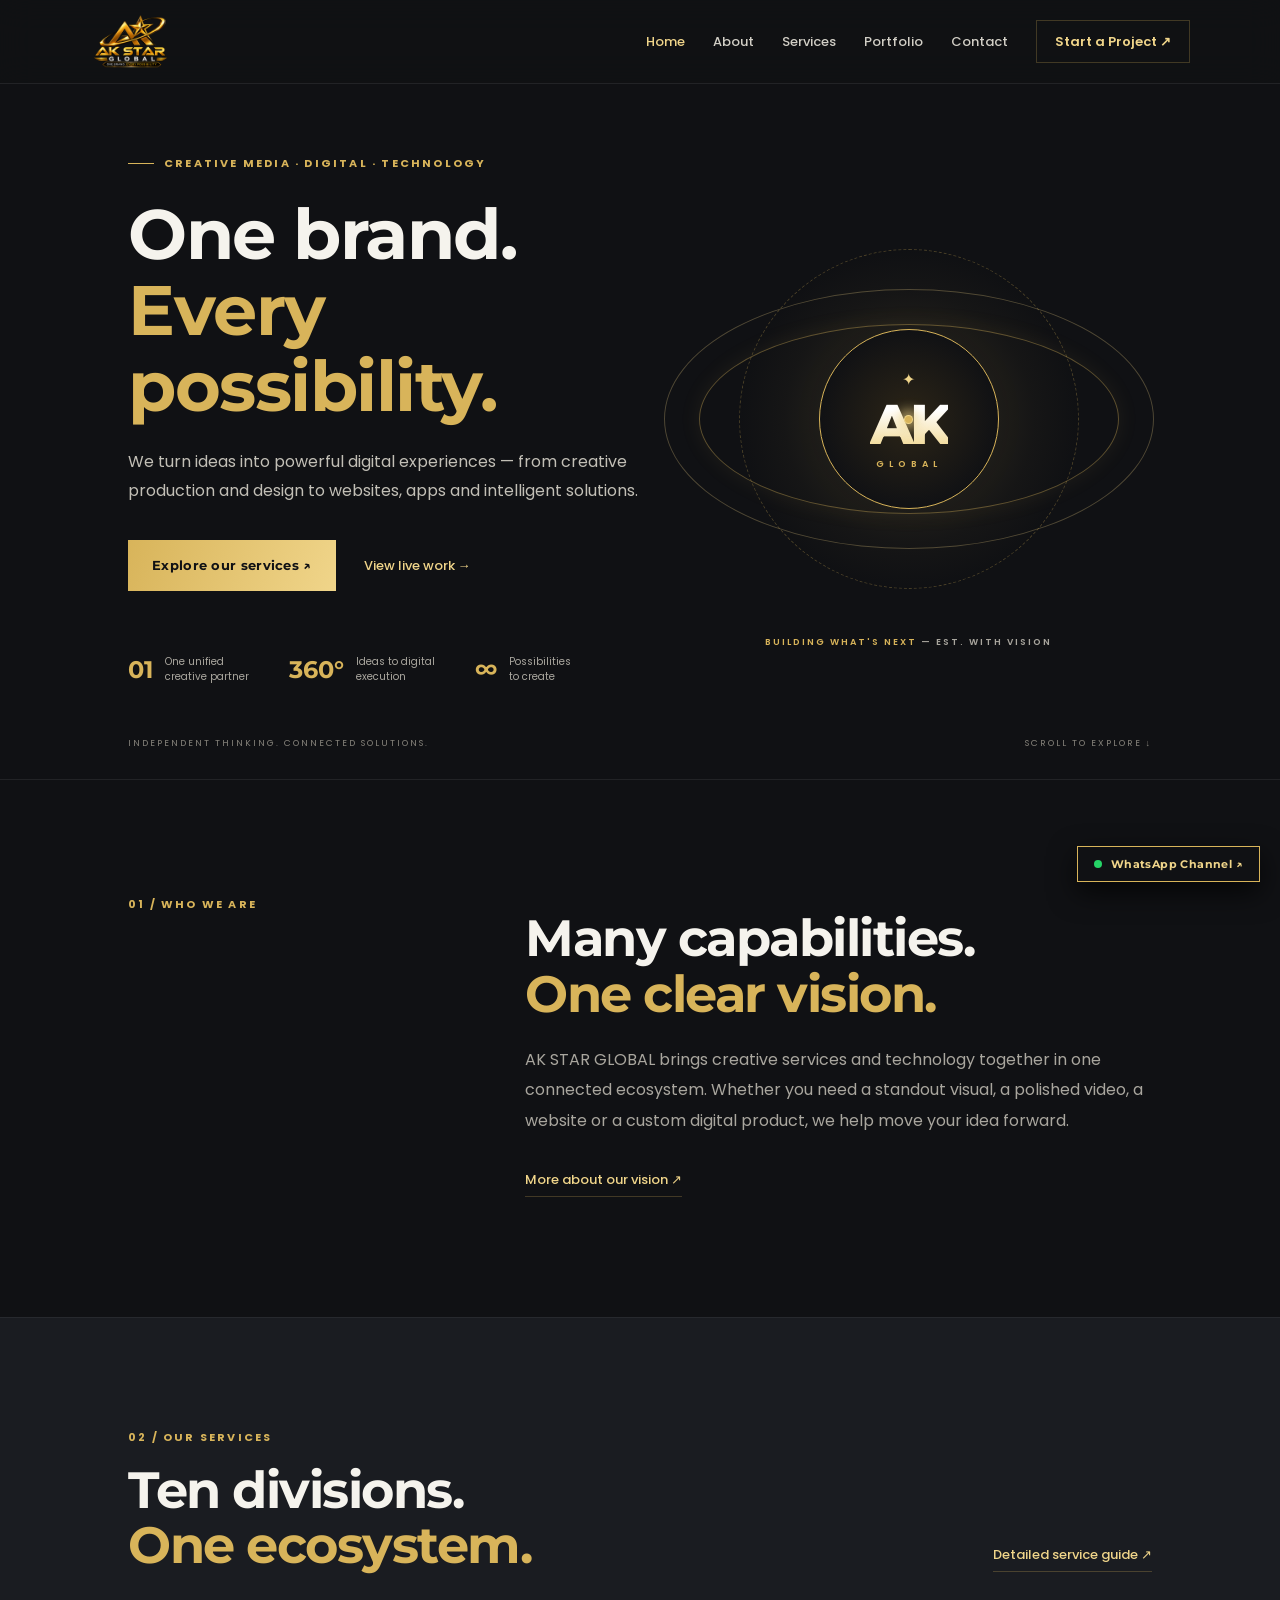
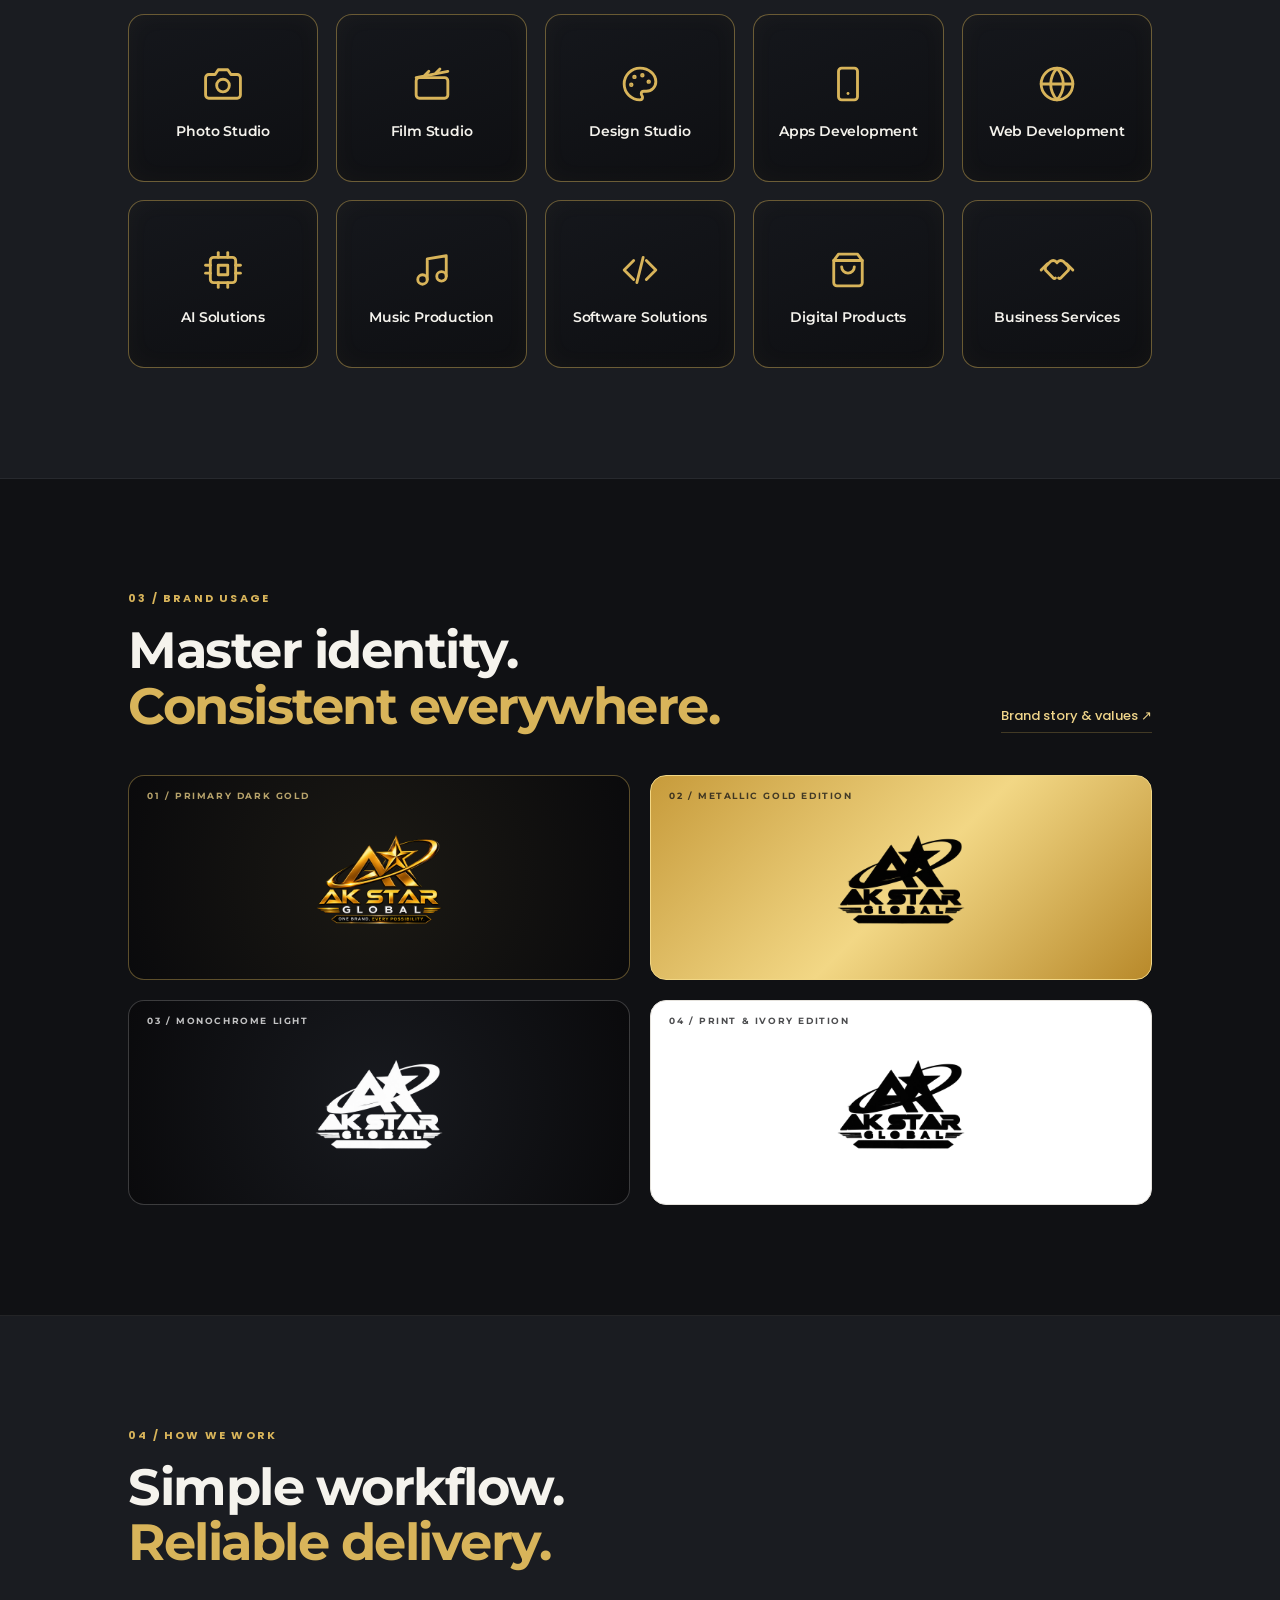
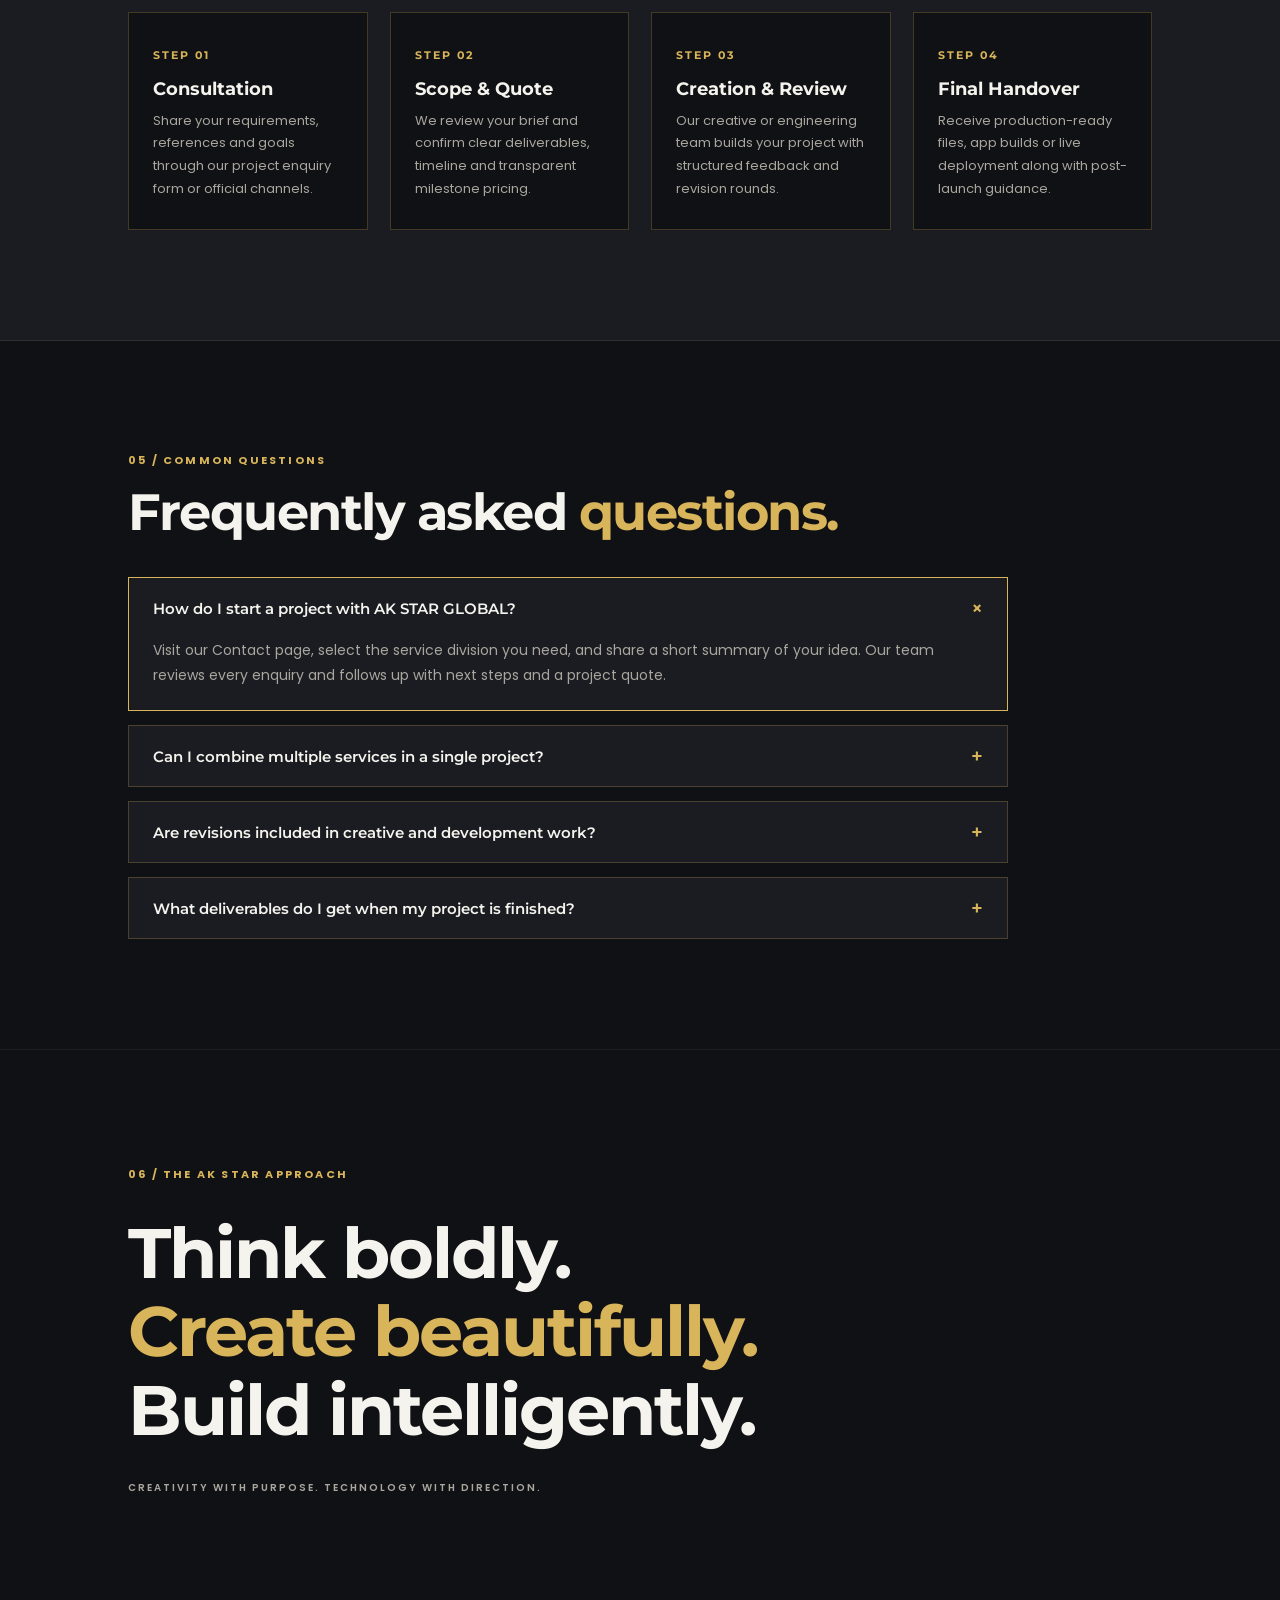
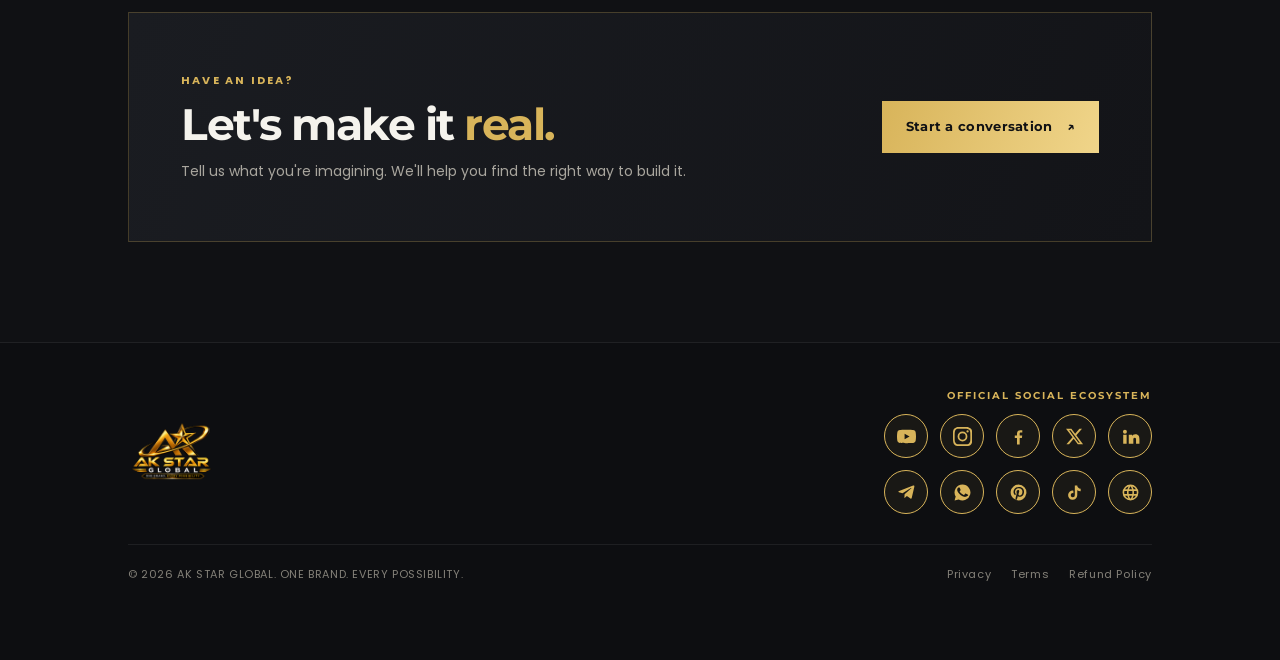
<file: index.html>
<!DOCTYPE html>
<html lang="en">
<head>
  <meta charset="UTF-8">
  <meta name="viewport" content="width=device-width, initial-scale=1.0">
  <meta name="description" content="AK STAR GLOBAL — Creative media, digital services and technology under one brand.">
  <meta property="og:type" content="website">
  <meta property="og:site_name" content="AK STAR GLOBAL">
  <meta property="og:title" content="AK STAR GLOBAL — One Brand. Every Possibility.">
  <meta property="og:description" content="Creative media, design, apps, websites, AI tools, music production, software and business services under one unified ecosystem.">
  <meta property="og:url" content="https://akstarglobal.vercel.app/">
  <meta property="og:image" content="https://akstarglobal.vercel.app/LOGO.png">
  <meta name="twitter:card" content="summary_large_image">
  <title>AK STAR GLOBAL — One Brand. Every Possibility.</title>
  <link rel="icon" type="image/png" href="LOGO.png">
  <link rel="apple-touch-icon" href="LOGO.png">
  <link rel="preconnect" href="https://fonts.googleapis.com">
  <link rel="preconnect" href="https://fonts.gstatic.com" crossorigin>
  <link href="https://fonts.googleapis.com/css2?family=Montserrat:wght@600;700;800&family=Poppins:wght@400;500;600&display=swap" rel="stylesheet">
  <link rel="stylesheet" href="css/style.css">
</head>
<body>
<header class="site-header">
  <a class="brand" href="index.html" aria-label="AK STAR GLOBAL home">
    <img src="LOGO.png" alt="AK STAR GLOBAL" class="brand-logo">
  </a>
  <button class="menu-toggle" id="menuToggle" aria-label="Open menu">☰</button>
  <nav id="mainNav">
    <a class="active" href="index.html">Home</a>
    <a href="about.html">About</a>
    <a href="services.html">Services</a>
    <a href="portfolio.html">Portfolio</a>
    <a href="contact.html">Contact</a>
    <a class="nav-cta" href="contact.html">Start a Project <span>↗</span></a>
  </nav>
</header>
<main>
  <section class="hero section-wrap">
    <div class="hero-copy">
      <div class="eyebrow"><i></i> CREATIVE MEDIA · DIGITAL · TECHNOLOGY</div>
      <h1>One brand.<br><em>Every possibility.</em></h1>
      <p class="hero-lead">We turn ideas into powerful digital experiences — from creative production and design to websites, apps and intelligent solutions.</p>
      <div class="hero-actions">
        <a class="btn btn-gold" href="services.html">Explore our services <span>↗</span></a>
        <a class="text-link" href="portfolio.html">View live work <span>→</span></a>
      </div>
      <div class="hero-proof">
        <div><strong>01</strong><span>One unified<br>creative partner</span></div>
        <div><strong>360°</strong><span>Ideas to digital<br>execution</span></div>
        <div><strong>∞</strong><span>Possibilities<br>to create</span></div>
      </div>
    </div>
    <div class="hero-art" aria-label="Abstract gold orbital brand artwork">
      <div class="orbit orbit-one"></div>
      <div class="orbit orbit-two"></div>
      <div class="orbit orbit-three"></div>
      <div class="core"><span class="core-star">✦</span><b>AK</b><small>GLOBAL</small></div>
      <div class="orbit-dot dot-a"></div>
      <div class="orbit-dot dot-b"></div>
      <div class="art-caption">BUILDING WHAT'S NEXT <span>— EST. WITH VISION</span></div>
    </div>
    <div class="hero-bottom"><span>INDEPENDENT THINKING. CONNECTED SOLUTIONS.</span><span>SCROLL TO EXPLORE ↓</span></div>
  </section>

  <section class="intro section-wrap">
    <div class="section-kicker">01 / WHO WE ARE</div>
    <div>
      <h2>Many capabilities.<br><em>One clear vision.</em></h2>
      <p>AK STAR GLOBAL brings creative services and technology together in one connected ecosystem. Whether you need a standout visual, a polished video, a website or a custom digital product, we help move your idea forward.</p>
      <a class="under-link" href="about.html">More about our vision <span>↗</span></a>
    </div>
  </section>

  <!-- OUR SERVICES: Exact 10 Golden Icon Cards (5x2 Brand Kit Layout) -->
  <section class="services-section">
    <div class="section-wrap">
      <div class="section-heading">
        <div>
          <div class="section-kicker">02 / OUR SERVICES</div>
          <h2>Ten divisions.<br><em>One ecosystem.</em></h2>
        </div>
        <a class="under-link" href="services.html">Detailed service guide ↗</a>
      </div>
      <div class="brand-services-grid" id="serviceGrid">
        <a class="brand-service-box" href="services.html#photo">
          <div class="brand-service-icon">
            <svg viewBox="0 0 24 24"><path d="M23 19a2 2 0 0 1-2 2H3a2 2 0 0 1-2-2V8a2 2 0 0 1 2-2h4l2-3h6l2 3h4a2 2 0 0 1 2 2z"/><circle cx="12" cy="13" r="4"/></svg>
          </div>
          <h3>Photo Studio</h3>
        </a>

        <a class="brand-service-box" href="services.html#film">
          <div class="brand-service-icon">
            <svg viewBox="0 0 24 24"><rect x="2" y="8" width="20" height="13" rx="2"/><path d="M2 8l20-4M7 7l3-3M14 5.5l3-3"/></svg>
          </div>
          <h3>Film Studio</h3>
        </a>

        <a class="brand-service-box" href="services.html#design">
          <div class="brand-service-icon">
            <svg viewBox="0 0 24 24"><circle cx="13.5" cy="6.5" r=".5" fill="currentColor"/><circle cx="17.5" cy="10.5" r=".5" fill="currentColor"/><circle cx="8.5" cy="7.5" r=".5" fill="currentColor"/><circle cx="6.5" cy="12.5" r=".5" fill="currentColor"/><path d="M12 2C6.5 2 2 6.5 2 12s4.5 10 10 10c.9 0 1.6-.7 1.6-1.6 0-.4-.2-.8-.4-1.1-.3-.3-.4-.7-.4-1.1 0-.9.7-1.6 1.6-1.6H16c3.3 0 6-2.7 6-6 0-4.9-4.5-8.6-10-8.6z"/></svg>
          </div>
          <h3>Design Studio</h3>
        </a>

        <a class="brand-service-box" href="services.html#apps">
          <div class="brand-service-icon">
            <svg viewBox="0 0 24 24"><rect x="6" y="2" width="12" height="20" rx="2"/><line x1="12" y1="18" x2="12.01" y2="18"/></svg>
          </div>
          <h3>Apps Development</h3>
        </a>

        <a class="brand-service-box" href="services.html#web">
          <div class="brand-service-icon">
            <svg viewBox="0 0 24 24"><circle cx="12" cy="12" r="10"/><line x1="2" y1="12" x2="22" y2="12"/><path d="M12 2a15.3 15.3 0 0 1 4 10 15.3 15.3 0 0 1-4 10 15.3 15.3 0 0 1-4-10 15.3 15.3 0 0 1 4-10z"/></svg>
          </div>
          <h3>Web Development</h3>
        </a>

        <a class="brand-service-box" href="services.html#ai">
          <div class="brand-service-icon">
            <svg viewBox="0 0 24 24"><rect x="4" y="4" width="16" height="16" rx="2"/><rect x="9" y="9" width="6" height="6"/><line x1="9" y1="1" x2="9" y2="4"/><line x1="15" y1="1" x2="15" y2="4"/><line x1="9" y1="20" x2="9" y2="23"/><line x1="15" y1="20" x2="15" y2="23"/><line x1="20" y1="9" x2="23" y2="9"/><line x1="20" y1="14" x2="23" y2="14"/><line x1="1" y1="9" x2="4" y2="9"/><line x1="1" y1="14" x2="4" y2="14"/></svg>
          </div>
          <h3>AI Solutions</h3>
        </a>

        <a class="brand-service-box" href="services.html#music">
          <div class="brand-service-icon">
            <svg viewBox="0 0 24 24"><path d="M9 18V5l12-2v13"/><circle cx="6" cy="18" r="3"/><circle cx="18" cy="16" r="3"/></svg>
          </div>
          <h3>Music Production</h3>
        </a>

        <a class="brand-service-box" href="services.html#software">
          <div class="brand-service-icon">
            <svg viewBox="0 0 24 24"><polyline points="16 18 22 12 16 6"/><polyline points="8 6 2 12 8 18"/><line x1="14" y1="4" x2="10" y2="20"/></svg>
          </div>
          <h3>Software Solutions</h3>
        </a>

        <a class="brand-service-box" href="services.html#products">
          <div class="brand-service-icon">
            <svg viewBox="0 0 24 24"><path d="M6 2L3 6v14a2 2 0 0 0 2 2h14a2 2 0 0 0 2-2V6l-3-4z"/><line x1="3" y1="6" x2="21" y2="6"/><path d="M16 10a4 4 0 0 1-8 0"/></svg>
          </div>
          <h3>Digital Products</h3>
        </a>

        <a class="brand-service-box" href="services.html#business">
          <div class="brand-service-icon">
            <svg viewBox="0 0 24 24"><path d="M11 17a1 1 0 0 1-1.4 0l-4.3-4.3a2.4 2.4 0 0 1 0-3.4l2.6-2.6a2.4 2.4 0 0 1 3.4 0L12 7.4l.7-.7a2.4 2.4 0 0 1 3.4 0l2.6 2.6a2.4 2.4 0 0 1 0 3.4L14.4 17a1 1 0 0 1-1.4 0"/><path d="M2 12l4-4M22 12l-4-4"/></svg>
          </div>
          <h3>Business Services</h3>
        </a>
      </div>
    </div>
  </section>

  <!-- BRAND USAGE: Exact 4 Logo Presentation Cards -->
  <section class="brand-usage-section section-wrap">
    <div class="section-heading">
      <div>
        <div class="section-kicker">03 / BRAND USAGE</div>
        <h2>Master identity.<br><em>Consistent everywhere.</em></h2>
      </div>
      <a class="under-link" href="about.html">Brand story &amp; values ↗</a>
    </div>
    <div class="brand-usage-grid">
      <div class="usage-card usage-dark-gold">
        <span class="usage-label">01 / PRIMARY DARK GOLD</span>
        <img src="LOGO.png" alt="AK STAR GLOBAL Dark Gold Usage">
      </div>
      <div class="usage-card usage-gold-black">
        <span class="usage-label">02 / METALLIC GOLD EDITION</span>
        <img src="LOGO.png" alt="AK STAR GLOBAL Gold Surface Usage">
      </div>
      <div class="usage-card usage-dark-white">
        <span class="usage-label">03 / MONOCHROME LIGHT</span>
        <img src="LOGO.png" alt="AK STAR GLOBAL Monochrome White Usage">
      </div>
      <div class="usage-card usage-white-black">
        <span class="usage-label">04 / PRINT &amp; IVORY EDITION</span>
        <img src="LOGO.png" alt="AK STAR GLOBAL Light Surface Usage">
      </div>
    </div>
  </section>

  <section class="process-section section-wrap">
    <div class="section-kicker">04 / HOW WE WORK</div>
    <h2>Simple workflow.<br><em>Reliable delivery.</em></h2>
    <div class="process-grid">
      <article class="process-step">
        <span>STEP 01</span>
        <h3>Consultation</h3>
        <p>Share your requirements, references and goals through our project enquiry form or official channels.</p>
      </article>
      <article class="process-step">
        <span>STEP 02</span>
        <h3>Scope &amp; Quote</h3>
        <p>We review your brief and confirm clear deliverables, timeline and transparent milestone pricing.</p>
      </article>
      <article class="process-step">
        <span>STEP 03</span>
        <h3>Creation &amp; Review</h3>
        <p>Our creative or engineering team builds your project with structured feedback and revision rounds.</p>
      </article>
      <article class="process-step">
        <span>STEP 04</span>
        <h3>Final Handover</h3>
        <p>Receive production-ready files, app builds or live deployment along with post-launch guidance.</p>
      </article>
    </div>
  </section>

  <section class="faq-section section-wrap">
    <div class="section-kicker">05 / COMMON QUESTIONS</div>
    <h2>Frequently asked <em>questions.</em></h2>
    <div class="faq-list" id="faqList">
      <div class="faq-item open">
        <button class="faq-question" type="button">
          <span>How do I start a project with AK STAR GLOBAL?</span>
          <span class="faq-icon">+</span>
        </button>
        <div class="faq-answer">Visit our Contact page, select the service division you need, and share a short summary of your idea. Our team reviews every enquiry and follows up with next steps and a project quote.</div>
      </div>
      <div class="faq-item">
        <button class="faq-question" type="button">
          <span>Can I combine multiple services in a single project?</span>
          <span class="faq-icon">+</span>
        </button>
        <div class="faq-answer">Yes. Because all ten creative, media, software and business divisions operate under one master brand, you can combine branding, video production, websites and mobile apps in one coordinated build.</div>
      </div>
      <div class="faq-item">
        <button class="faq-question" type="button">
          <span>Are revisions included in creative and development work?</span>
          <span class="faq-icon">+</span>
        </button>
        <div class="faq-answer">Yes, agreed revision rounds are included in every project scope so you can refine visuals, edits or software features before final handover.</div>
      </div>
      <div class="faq-item">
        <button class="faq-question" type="button">
          <span>What deliverables do I get when my project is finished?</span>
          <span class="faq-icon">+</span>
        </button>
        <div class="faq-answer">Depending on your service, you receive high-resolution print/digital assets, mastered audio/video files, live deployed web applications, or signed Android APK/source deliverables.</div>
      </div>
    </div>
  </section>

  <section class="manifesto section-wrap">
    <div class="section-kicker">06 / THE AK STAR APPROACH</div>
    <p>Think boldly.<br><em>Create beautifully.</em><br>Build intelligently.</p>
    <div class="manifesto-foot">CREATIVITY WITH PURPOSE. TECHNOLOGY WITH DIRECTION.</div>
  </section>

  <section class="cta-wrap section-wrap">
    <div class="cta-band">
      <div>
        <div class="section-kicker">HAVE AN IDEA?</div>
        <h2>Let's make it <em>real.</em></h2>
        <p>Tell us what you're imagining. We'll help you find the right way to build it.</p>
      </div>
      <a class="btn btn-gold" href="contact.html">Start a conversation <span>↗</span></a>
    </div>
  </section>
</main>
<footer class="footer">
  <div class="footer-top">
    <a class="brand" href="index.html" aria-label="AK STAR GLOBAL home">
      <img src="LOGO.png" alt="AK STAR GLOBAL" class="footer-logo">
    </a>
    <div class="footer-social-box">
      <span class="footer-social-title">OFFICIAL SOCIAL ECOSYSTEM</span>
      <div data-social-circles></div>
    </div>
  </div>
  <div class="footer-bottom">
    <span>© <span id="year"></span> AK STAR GLOBAL. ONE BRAND. EVERY POSSIBILITY.</span>
    <div>
      <a href="privacy.html">Privacy</a>
      <a href="terms.html">Terms</a>
      <a href="refund.html">Refund Policy</a>
    </div>
  </div>
</footer>
<script type="module" src="js/app.js"></script>
</body>
</html>
</file>
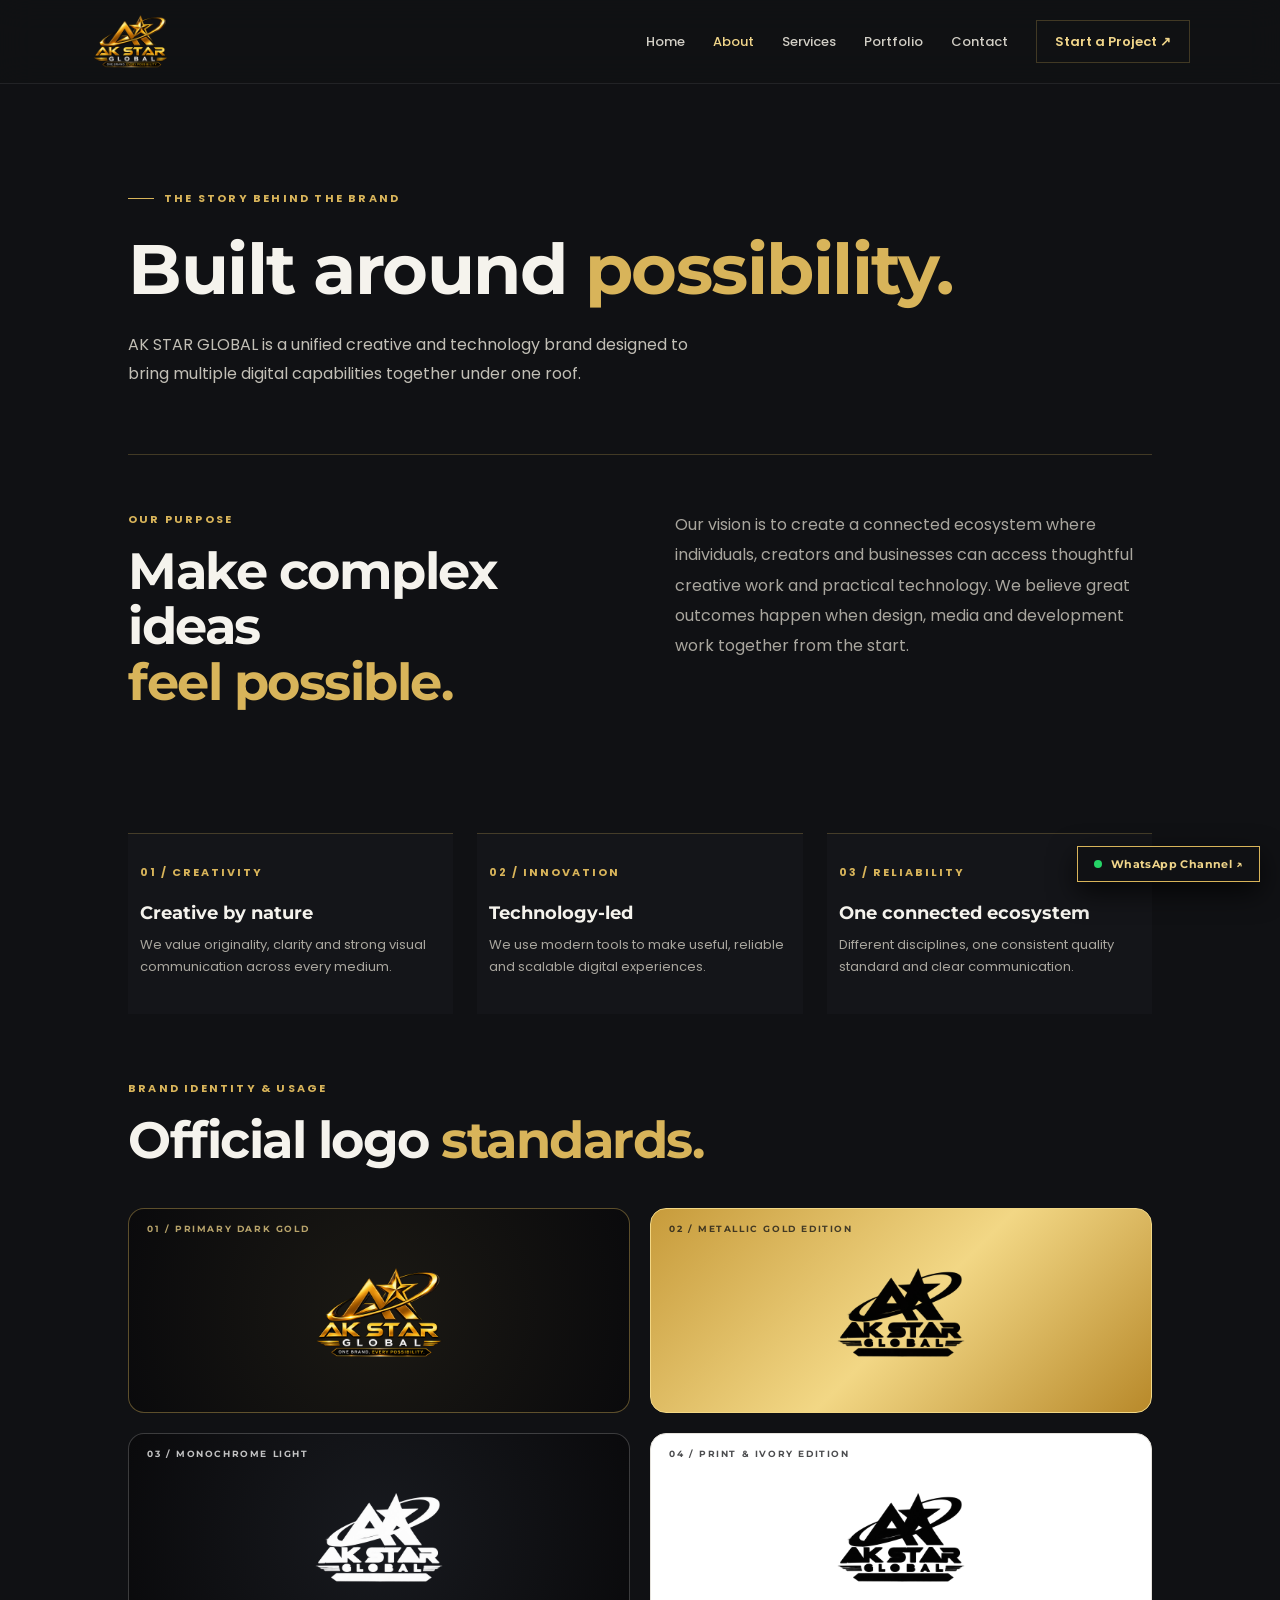
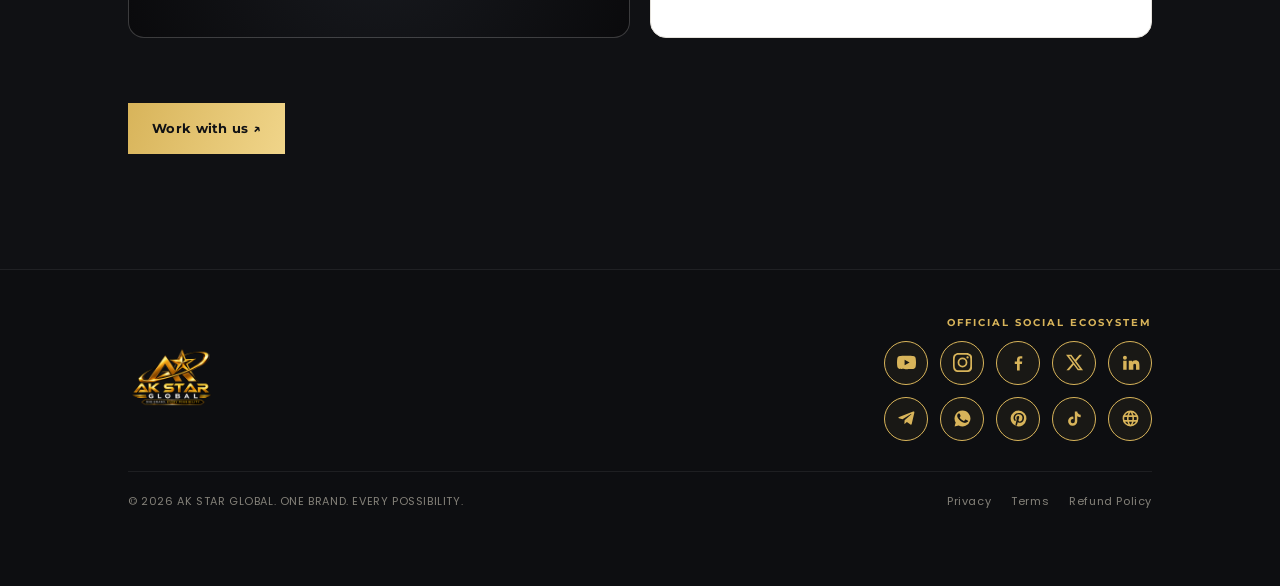
<file: about.html>
<!DOCTYPE html>
<html lang="en">
<head>
  <meta charset="UTF-8">
  <meta name="viewport" content="width=device-width, initial-scale=1.0">
  <meta name="description" content="Learn about AK STAR GLOBAL — a unified creative media, digital services and technology ecosystem.">
  <meta property="og:type" content="website">
  <meta property="og:title" content="About — AK STAR GLOBAL">
  <meta property="og:image" content="https://akstarglobal.vercel.app/LOGO.png">
  <title>About — AK STAR GLOBAL</title>
  <link rel="icon" type="image/png" href="LOGO.png">
  <link rel="apple-touch-icon" href="LOGO.png">
  <link rel="preconnect" href="https://fonts.googleapis.com">
  <link rel="preconnect" href="https://fonts.gstatic.com" crossorigin>
  <link href="https://fonts.googleapis.com/css2?family=Montserrat:wght@600;700;800&family=Poppins:wght@400;500;600&display=swap" rel="stylesheet">
  <link rel="stylesheet" href="css/style.css">
</head>
<body>
<header class="site-header">
  <a class="brand" href="index.html" aria-label="AK STAR GLOBAL home">
    <img src="LOGO.png" alt="AK STAR GLOBAL" class="brand-logo">
  </a>
  <button class="menu-toggle" id="menuToggle" aria-label="Open menu">☰</button>
  <nav id="mainNav">
    <a href="index.html">Home</a>
    <a class="active" href="about.html">About</a>
    <a href="services.html">Services</a>
    <a href="portfolio.html">Portfolio</a>
    <a href="contact.html">Contact</a>
    <a class="nav-cta" href="contact.html">Start a Project ↗</a>
  </nav>
</header>
<main class="inner-page section-wrap">
  <div class="eyebrow"><i></i> THE STORY BEHIND THE BRAND</div>
  <h1>Built around <em>possibility.</em></h1>
  <p class="page-lead">AK STAR GLOBAL is a unified creative and technology brand designed to bring multiple digital capabilities together under one roof.</p>
  <div class="inner-split">
    <div>
      <div class="section-kicker">OUR PURPOSE</div>
      <h2>Make complex ideas<br><em>feel possible.</em></h2>
    </div>
    <p>Our vision is to create a connected ecosystem where individuals, creators and businesses can access thoughtful creative work and practical technology. We believe great outcomes happen when design, media and development work together from the start.</p>
  </div>
  <div class="value-grid">
    <article><b>01 / CREATIVITY</b><h3>Creative by nature</h3><p>We value originality, clarity and strong visual communication across every medium.</p></article>
    <article><b>02 / INNOVATION</b><h3>Technology-led</h3><p>We use modern tools to make useful, reliable and scalable digital experiences.</p></article>
    <article><b>03 / RELIABILITY</b><h3>One connected ecosystem</h3><p>Different disciplines, one consistent quality standard and clear communication.</p></article>
  </div>

  <div style="margin:65px 0;">
    <div class="section-kicker">BRAND IDENTITY &amp; USAGE</div>
    <h2>Official logo <em>standards.</em></h2>
    <div class="brand-usage-grid">
      <div class="usage-card usage-dark-gold">
        <span class="usage-label">01 / PRIMARY DARK GOLD</span>
        <img src="LOGO.png" alt="AK STAR GLOBAL Dark Gold Usage">
      </div>
      <div class="usage-card usage-gold-black">
        <span class="usage-label">02 / METALLIC GOLD EDITION</span>
        <img src="LOGO.png" alt="AK STAR GLOBAL Gold Surface Usage">
      </div>
      <div class="usage-card usage-dark-white">
        <span class="usage-label">03 / MONOCHROME LIGHT</span>
        <img src="LOGO.png" alt="AK STAR GLOBAL Monochrome White Usage">
      </div>
      <div class="usage-card usage-white-black">
        <span class="usage-label">04 / PRINT &amp; IVORY EDITION</span>
        <img src="LOGO.png" alt="AK STAR GLOBAL Light Surface Usage">
      </div>
    </div>
  </div>

  <a class="btn btn-gold" href="contact.html">Work with us ↗</a>
</main>
<footer class="footer">
  <div class="footer-top">
    <a class="brand" href="index.html" aria-label="AK STAR GLOBAL home">
      <img src="LOGO.png" alt="AK STAR GLOBAL" class="footer-logo">
    </a>
    <div class="footer-social-box">
      <span class="footer-social-title">OFFICIAL SOCIAL ECOSYSTEM</span>
      <div data-social-circles></div>
    </div>
  </div>
  <div class="footer-bottom">
    <span>© <span id="year"></span> AK STAR GLOBAL. ONE BRAND. EVERY POSSIBILITY.</span>
    <div>
      <a href="privacy.html">Privacy</a>
      <a href="terms.html">Terms</a>
      <a href="refund.html">Refund Policy</a>
    </div>
  </div>
</footer>
<script type="module" src="js/app.js"></script>
</body>
</html>
</file>
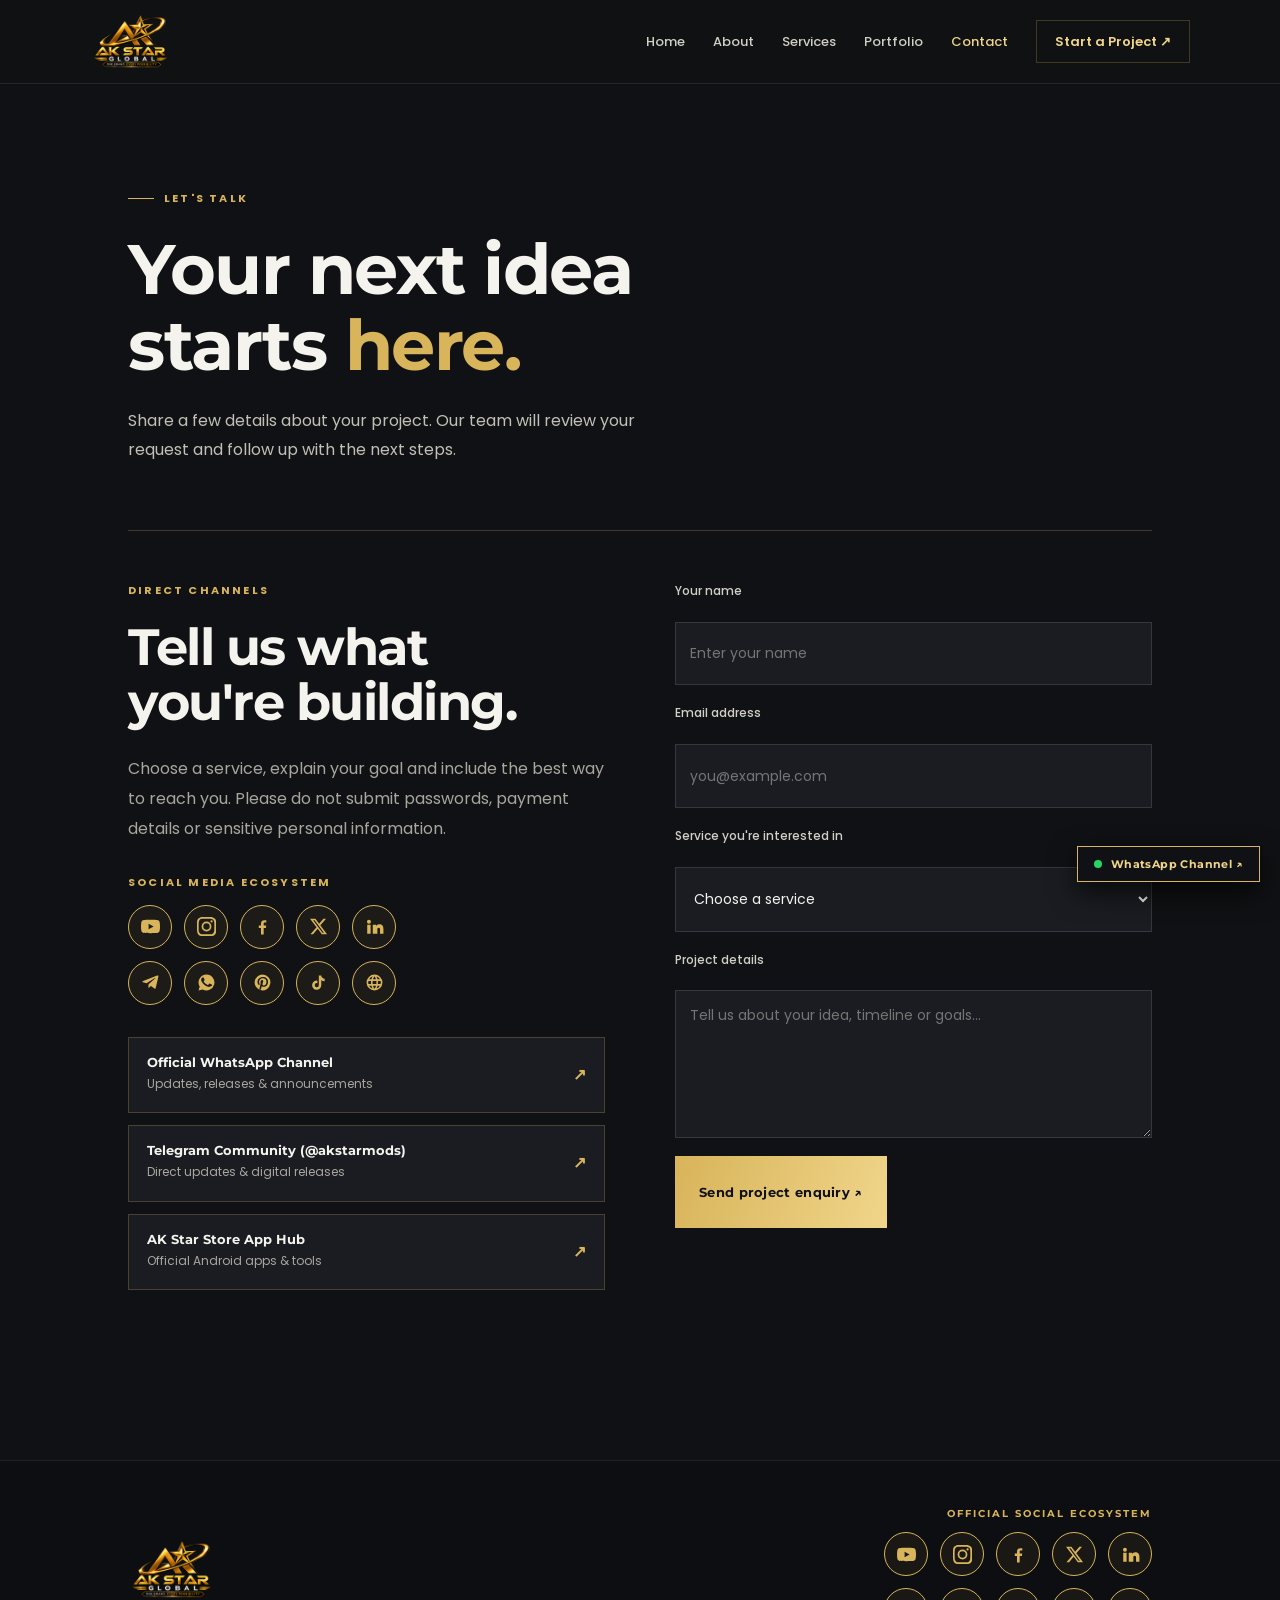
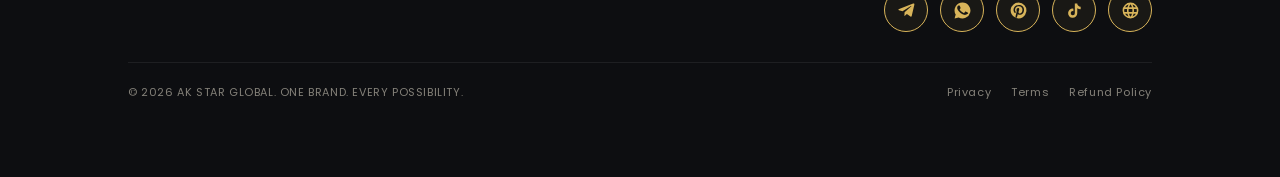
<file: contact.html>
<!DOCTYPE html>
<html lang="en">
<head>
  <meta charset="UTF-8">
  <meta name="viewport" content="width=device-width, initial-scale=1.0">
  <meta name="description" content="Start a project with AK STAR GLOBAL. Connect via our project enquiry form or official social channels.">
  <meta property="og:type" content="website">
  <meta property="og:title" content="Contact — AK STAR GLOBAL">
  <meta property="og:image" content="https://akstarglobal.vercel.app/LOGO.png">
  <title>Contact — AK STAR GLOBAL</title>
  <link rel="icon" type="image/png" href="LOGO.png">
  <link rel="apple-touch-icon" href="LOGO.png">
  <link rel="preconnect" href="https://fonts.googleapis.com">
  <link rel="preconnect" href="https://fonts.gstatic.com" crossorigin>
  <link href="https://fonts.googleapis.com/css2?family=Montserrat:wght@600;700;800&family=Poppins:wght@400;500;600&display=swap" rel="stylesheet">
  <link rel="stylesheet" href="css/style.css">
</head>
<body>
<header class="site-header">
  <a class="brand" href="index.html" aria-label="AK STAR GLOBAL home">
    <img src="LOGO.png" alt="AK STAR GLOBAL" class="brand-logo">
  </a>
  <button class="menu-toggle" id="menuToggle" aria-label="Open menu">☰</button>
  <nav id="mainNav">
    <a href="index.html">Home</a>
    <a href="about.html">About</a>
    <a href="services.html">Services</a>
    <a href="portfolio.html">Portfolio</a>
    <a class="active" href="contact.html">Contact</a>
    <a class="nav-cta" href="contact.html">Start a Project ↗</a>
  </nav>
</header>
<main class="inner-page section-wrap">
  <div class="eyebrow"><i></i> LET'S TALK</div>
  <h1>Your next idea<br>starts <em>here.</em></h1>
  <p class="page-lead">Share a few details about your project. Our team will review your request and follow up with the next steps.</p>
  <div class="contact-layout">
    <div>
      <div class="section-kicker">DIRECT CHANNELS</div>
      <h2>Tell us what<br>you're building.</h2>
      <p>Choose a service, explain your goal and include the best way to reach you. Please do not submit passwords, payment details or sensitive personal information.</p>

      <div style="margin:28px 0 32px;">
        <div class="section-kicker" style="margin-bottom:14px;">SOCIAL MEDIA ECOSYSTEM</div>
        <div data-social-circles></div>
      </div>

      <div class="contact-channels">
        <a class="channel-card" href="https://whatsapp.com/channel/0029VbCWnLiK5cDFgzgPH017" target="_blank" rel="noopener noreferrer">
          <div>
            <strong>Official WhatsApp Channel</strong>
            <span>Updates, releases &amp; announcements</span>
          </div>
          <i>↗</i>
        </a>
        <a class="channel-card" href="https://t.me/akstarmods" target="_blank" rel="noopener noreferrer">
          <div>
            <strong>Telegram Community (@akstarmods)</strong>
            <span>Direct updates &amp; digital releases</span>
          </div>
          <i>↗</i>
        </a>
        <a class="channel-card" href="https://ak-star-store-app-hub-website.vercel.app/" target="_blank" rel="noopener noreferrer">
          <div>
            <strong>AK Star Store App Hub</strong>
            <span>Official Android apps &amp; tools</span>
          </div>
          <i>↗</i>
        </a>
      </div>
    </div>
    <form id="contactForm" class="contact-form">
      <label>Your name
        <input name="name" required maxlength="100" placeholder="Enter your name">
      </label>
      <label>Email address
        <input name="email" type="email" required maxlength="160" placeholder="you@example.com">
      </label>
      <label>Service you're interested in
        <select name="service" required>
          <option value="">Choose a service</option>
          <option>Photo Studio</option>
          <option>Film Studio</option>
          <option>Design Studio</option>
          <option>Apps Development</option>
          <option>Web Development</option>
          <option>AI Solutions</option>
          <option>Music Production</option>
          <option>Software Solutions</option>
          <option>Digital Products</option>
          <option>Business Services</option>
        </select>
      </label>
      <label>Project details
        <textarea name="message" required minlength="10" maxlength="3000" rows="5" placeholder="Tell us about your idea, timeline or goals..."></textarea>
      </label>
      <button class="btn btn-gold" type="submit">Send project enquiry ↗</button>
      <p id="formStatus" class="form-status" role="status"></p>
    </form>
  </div>
</main>
<footer class="footer">
  <div class="footer-top">
    <a class="brand" href="index.html" aria-label="AK STAR GLOBAL home">
      <img src="LOGO.png" alt="AK STAR GLOBAL" class="footer-logo">
    </a>
    <div class="footer-social-box">
      <span class="footer-social-title">OFFICIAL SOCIAL ECOSYSTEM</span>
      <div data-social-circles></div>
    </div>
  </div>
  <div class="footer-bottom">
    <span>© <span id="year"></span> AK STAR GLOBAL. ONE BRAND. EVERY POSSIBILITY.</span>
    <div>
      <a href="privacy.html">Privacy</a>
      <a href="terms.html">Terms</a>
      <a href="refund.html">Refund Policy</a>
    </div>
  </div>
</footer>
<script type="module" src="js/app.js"></script>
</body>
</html>
</file>
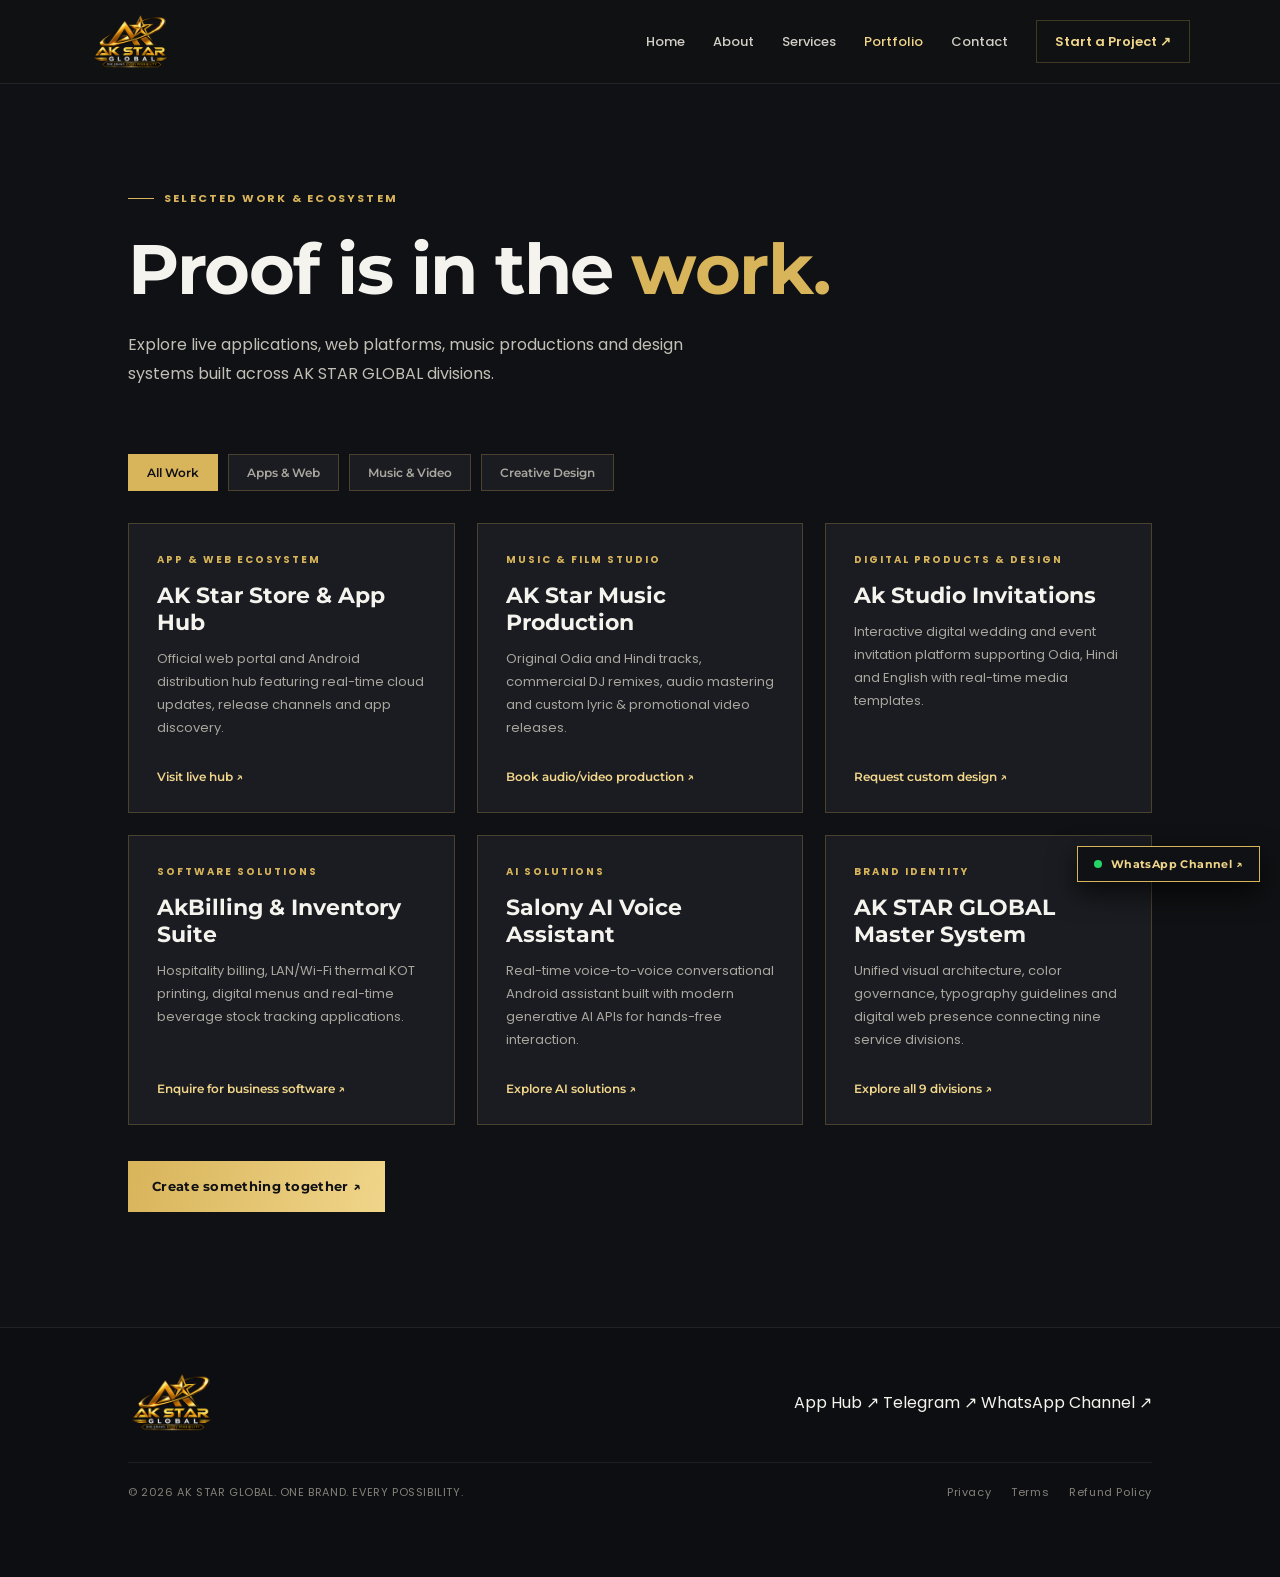
<file: portfolio.html>
<!DOCTYPE html>
<html lang="en">
<head>
  <meta charset="UTF-8">
  <meta name="viewport" content="width=device-width, initial-scale=1.0">
  <meta name="description" content="Explore live applications, websites, music productions and digital products built under the AK STAR GLOBAL ecosystem.">
  <meta property="og:type" content="website">
  <meta property="og:title" content="Portfolio & Ecosystem — AK STAR GLOBAL">
  <meta property="og:image" content="https://akstarglobal.vercel.app/LOGO.png">
  <title>Portfolio — AK STAR GLOBAL</title>
  <link rel="icon" type="image/png" href="LOGO.png">
  <link rel="apple-touch-icon" href="LOGO.png">
  <link rel="preconnect" href="https://fonts.googleapis.com">
  <link rel="preconnect" href="https://fonts.gstatic.com" crossorigin>
  <link href="https://fonts.googleapis.com/css2?family=Montserrat:wght@600;700;800&family=Poppins:wght@400;500;600&display=swap" rel="stylesheet">
  <link rel="stylesheet" href="css/style.css">
</head>
<body>
<header class="site-header">
  <a class="brand" href="index.html" aria-label="AK STAR GLOBAL home">
    <img src="LOGO.png" alt="AK STAR GLOBAL" class="brand-logo">
  </a>
  <button class="menu-toggle" id="menuToggle" aria-label="Open menu">☰</button>
  <nav id="mainNav">
    <a href="index.html">Home</a>
    <a href="about.html">About</a>
    <a href="services.html">Services</a>
    <a class="active" href="portfolio.html">Portfolio</a>
    <a href="contact.html">Contact</a>
    <a class="nav-cta" href="contact.html">Start a Project ↗</a>
  </nav>
</header>
<main class="inner-page section-wrap">
  <div class="eyebrow"><i></i> SELECTED WORK &amp; ECOSYSTEM</div>
  <h1>Proof is in the <em>work.</em></h1>
  <p class="page-lead">Explore live applications, web platforms, music productions and design systems built across AK STAR GLOBAL divisions.</p>

  <div class="filter-bar" role="tablist" aria-label="Filter projects by category">
    <button class="filter-btn active" type="button" data-filter="all">All Work</button>
    <button class="filter-btn" type="button" data-filter="apps-web">Apps &amp; Web</button>
    <button class="filter-btn" type="button" data-filter="music-video">Music &amp; Video</button>
    <button class="filter-btn" type="button" data-filter="design">Creative Design</button>
  </div>

  <div class="portfolio-grid" id="portfolioGrid">
    <article class="project-card" data-category="apps-web">
      <div>
        <span class="project-tag">APP &amp; WEB ECOSYSTEM</span>
        <h3>AK Star Store &amp; App Hub</h3>
        <p>Official web portal and Android distribution hub featuring real-time cloud updates, release channels and app discovery.</p>
      </div>
      <a class="project-link" href="https://ak-star-store-app-hub-website.vercel.app/" target="_blank" rel="noopener noreferrer">Visit live hub ↗</a>
    </article>

    <article class="project-card" data-category="music-video">
      <div>
        <span class="project-tag">MUSIC &amp; FILM STUDIO</span>
        <h3>AK Star Music Production</h3>
        <p>Original Odia and Hindi tracks, commercial DJ remixes, audio mastering and custom lyric &amp; promotional video releases.</p>
      </div>
      <a class="project-link" href="contact.html?service=Music%20Production">Book audio/video production ↗</a>
    </article>

    <article class="project-card" data-category="design">
      <div>
        <span class="project-tag">DIGITAL PRODUCTS &amp; DESIGN</span>
        <h3>Ak Studio Invitations</h3>
        <p>Interactive digital wedding and event invitation platform supporting Odia, Hindi and English with real-time media templates.</p>
      </div>
      <a class="project-link" href="contact.html?service=Creative%20Design">Request custom design ↗</a>
    </article>

    <article class="project-card" data-category="apps-web">
      <div>
        <span class="project-tag">SOFTWARE SOLUTIONS</span>
        <h3>AkBilling &amp; Inventory Suite</h3>
        <p>Hospitality billing, LAN/Wi-Fi thermal KOT printing, digital menus and real-time beverage stock tracking applications.</p>
      </div>
      <a class="project-link" href="contact.html?service=Software%20Solutions">Enquire for business software ↗</a>
    </article>

    <article class="project-card" data-category="apps-web">
      <div>
        <span class="project-tag">AI SOLUTIONS</span>
        <h3>Salony AI Voice Assistant</h3>
        <p>Real-time voice-to-voice conversational Android assistant built with modern generative AI APIs for hands-free interaction.</p>
      </div>
      <a class="project-link" href="contact.html?service=AI%20Solutions">Explore AI solutions ↗</a>
    </article>

    <article class="project-card" data-category="design">
      <div>
        <span class="project-tag">BRAND IDENTITY</span>
        <h3>AK STAR GLOBAL Master System</h3>
        <p>Unified visual architecture, color governance, typography guidelines and digital web presence connecting nine service divisions.</p>
      </div>
      <a class="project-link" href="services.html">Explore all 9 divisions ↗</a>
    </article>
  </div>

  <a class="btn btn-gold" href="contact.html">Create something together ↗</a>
</main>
<footer class="footer">
  <div class="footer-top">
    <a class="brand" href="index.html" aria-label="AK STAR GLOBAL home">
      <img src="LOGO.png" alt="AK STAR GLOBAL" class="footer-logo">
    </a>
    <div class="social-row">
      <a class="social-pill" href="https://ak-star-store-app-hub-website.vercel.app/" target="_blank" rel="noopener noreferrer">App Hub ↗</a>
      <a class="social-pill" href="https://t.me/akstarmods" target="_blank" rel="noopener noreferrer">Telegram ↗</a>
      <a class="social-pill" href="https://whatsapp.com/channel/0029VbCWnLiK5cDFgzgPH017" target="_blank" rel="noopener noreferrer">WhatsApp Channel ↗</a>
    </div>
  </div>
  <div class="footer-bottom">
    <span>© <span id="year"></span> AK STAR GLOBAL. ONE BRAND. EVERY POSSIBILITY.</span>
    <div>
      <a href="privacy.html">Privacy</a>
      <a href="terms.html">Terms</a>
      <a href="refund.html">Refund Policy</a>
    </div>
  </div>
</footer>
<script type="module" src="js/app.js"></script>
</body>
</html>
</file>
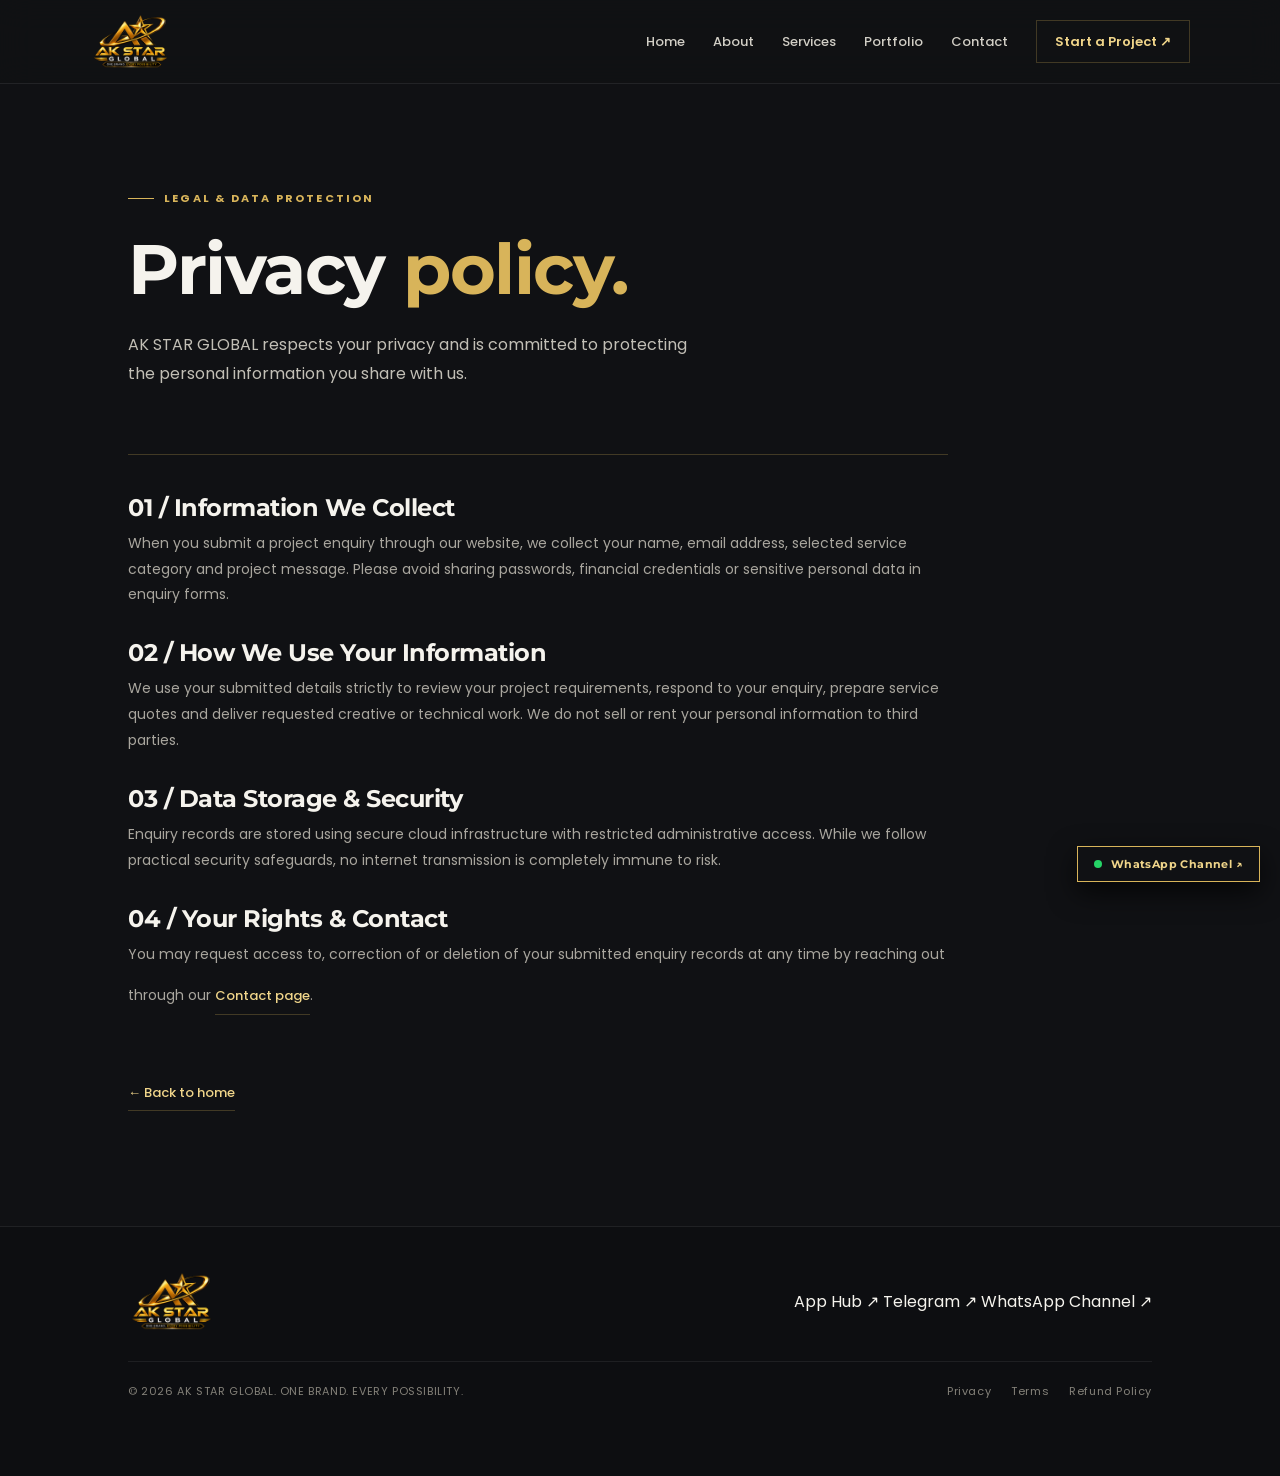
<file: privacy.html>
<!DOCTYPE html>
<html lang="en">
<head>
  <meta charset="UTF-8">
  <meta name="viewport" content="width=device-width, initial-scale=1.0">
  <title>Privacy Policy — AK STAR GLOBAL</title>
  <link rel="icon" type="image/png" href="LOGO.png">
  <link rel="apple-touch-icon" href="LOGO.png">
  <link rel="preconnect" href="https://fonts.googleapis.com">
  <link rel="preconnect" href="https://fonts.gstatic.com" crossorigin>
  <link href="https://fonts.googleapis.com/css2?family=Montserrat:wght@600;700;800&family=Poppins:wght@400;500;600&display=swap" rel="stylesheet">
  <link rel="stylesheet" href="css/style.css">
</head>
<body>
<header class="site-header">
  <a class="brand" href="index.html" aria-label="AK STAR GLOBAL home">
    <img src="LOGO.png" alt="AK STAR GLOBAL" class="brand-logo">
  </a>
  <button class="menu-toggle" id="menuToggle" aria-label="Open menu">☰</button>
  <nav id="mainNav">
    <a href="index.html">Home</a>
    <a href="about.html">About</a>
    <a href="services.html">Services</a>
    <a href="portfolio.html">Portfolio</a>
    <a href="contact.html">Contact</a>
    <a class="nav-cta" href="contact.html">Start a Project ↗</a>
  </nav>
</header>
<main class="inner-page section-wrap">
  <div class="eyebrow"><i></i> LEGAL &amp; DATA PROTECTION</div>
  <h1>Privacy <em>policy.</em></h1>
  <p class="page-lead">AK STAR GLOBAL respects your privacy and is committed to protecting the personal information you share with us.</p>
  <div class="legal-content">
    <section>
      <h2>01 / Information We Collect</h2>
      <p>When you submit a project enquiry through our website, we collect your name, email address, selected service category and project message. Please avoid sharing passwords, financial credentials or sensitive personal data in enquiry forms.</p>
    </section>
    <section>
      <h2>02 / How We Use Your Information</h2>
      <p>We use your submitted details strictly to review your project requirements, respond to your enquiry, prepare service quotes and deliver requested creative or technical work. We do not sell or rent your personal information to third parties.</p>
    </section>
    <section>
      <h2>03 / Data Storage &amp; Security</h2>
      <p>Enquiry records are stored using secure cloud infrastructure with restricted administrative access. While we follow practical security safeguards, no internet transmission is completely immune to risk.</p>
    </section>
    <section>
      <h2>04 / Your Rights &amp; Contact</h2>
      <p>You may request access to, correction of or deletion of your submitted enquiry records at any time by reaching out through our <a class="under-link" href="contact.html">Contact page</a>.</p>
    </section>
  </div>
  <a class="under-link" href="index.html">← Back to home</a>
</main>
<footer class="footer">
  <div class="footer-top">
    <a class="brand" href="index.html" aria-label="AK STAR GLOBAL home">
      <img src="LOGO.png" alt="AK STAR GLOBAL" class="footer-logo">
    </a>
    <div class="social-row">
      <a class="social-pill" href="https://ak-star-store-app-hub-website.vercel.app/" target="_blank" rel="noopener noreferrer">App Hub ↗</a>
      <a class="social-pill" href="https://t.me/akstarmods" target="_blank" rel="noopener noreferrer">Telegram ↗</a>
      <a class="social-pill" href="https://whatsapp.com/channel/0029VbCWnLiK5cDFgzgPH017" target="_blank" rel="noopener noreferrer">WhatsApp Channel ↗</a>
    </div>
  </div>
  <div class="footer-bottom">
    <span>© <span id="year"></span> AK STAR GLOBAL. ONE BRAND. EVERY POSSIBILITY.</span>
    <div>
      <a href="privacy.html">Privacy</a>
      <a href="terms.html">Terms</a>
      <a href="refund.html">Refund Policy</a>
    </div>
  </div>
</footer>
<script type="module" src="js/app.js"></script>
</body>
</html>
</file>
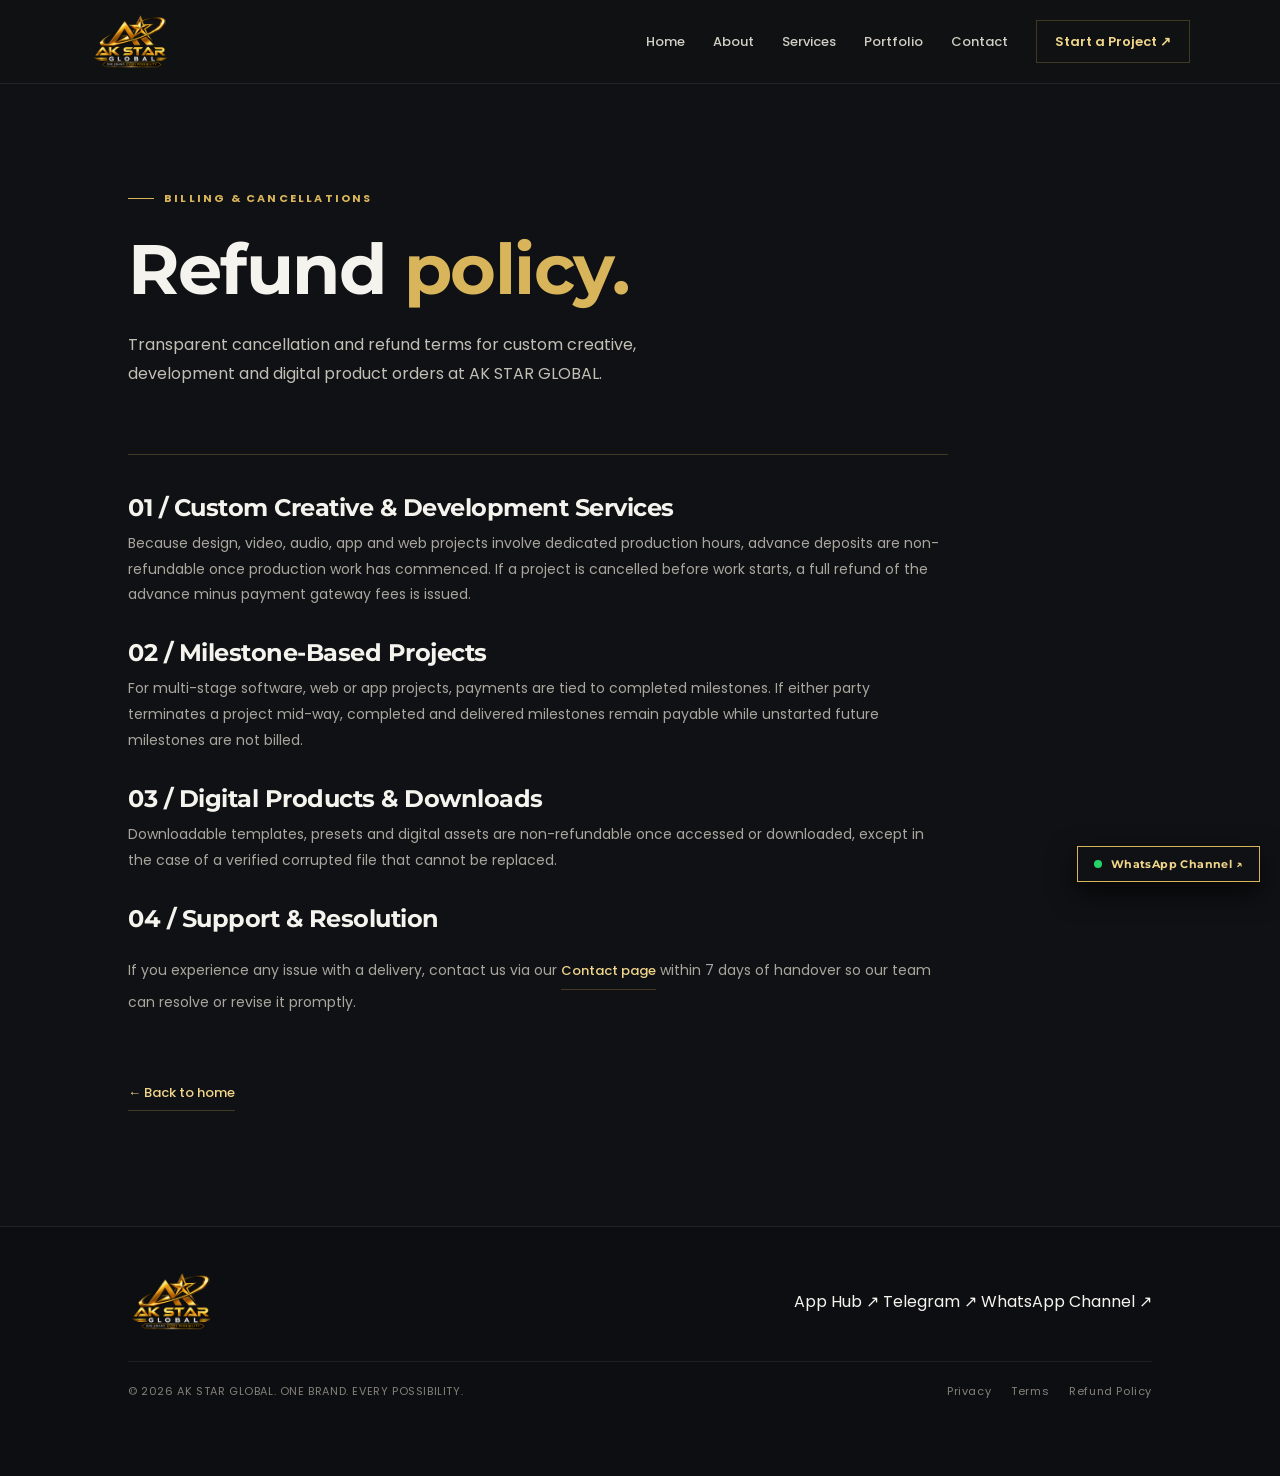
<file: refund.html>
<!DOCTYPE html>
<html lang="en">
<head>
  <meta charset="UTF-8">
  <meta name="viewport" content="width=device-width, initial-scale=1.0">
  <title>Refund &amp; Cancellation Policy — AK STAR GLOBAL</title>
  <link rel="icon" type="image/png" href="LOGO.png">
  <link rel="apple-touch-icon" href="LOGO.png">
  <link rel="preconnect" href="https://fonts.googleapis.com">
  <link rel="preconnect" href="https://fonts.gstatic.com" crossorigin>
  <link href="https://fonts.googleapis.com/css2?family=Montserrat:wght@600;700;800&family=Poppins:wght@400;500;600&display=swap" rel="stylesheet">
  <link rel="stylesheet" href="css/style.css">
</head>
<body>
<header class="site-header">
  <a class="brand" href="index.html" aria-label="AK STAR GLOBAL home">
    <img src="LOGO.png" alt="AK STAR GLOBAL" class="brand-logo">
  </a>
  <button class="menu-toggle" id="menuToggle" aria-label="Open menu">☰</button>
  <nav id="mainNav">
    <a href="index.html">Home</a>
    <a href="about.html">About</a>
    <a href="services.html">Services</a>
    <a href="portfolio.html">Portfolio</a>
    <a href="contact.html">Contact</a>
    <a class="nav-cta" href="contact.html">Start a Project ↗</a>
  </nav>
</header>
<main class="inner-page section-wrap">
  <div class="eyebrow"><i></i> BILLING &amp; CANCELLATIONS</div>
  <h1>Refund <em>policy.</em></h1>
  <p class="page-lead">Transparent cancellation and refund terms for custom creative, development and digital product orders at AK STAR GLOBAL.</p>
  <div class="legal-content">
    <section>
      <h2>01 / Custom Creative &amp; Development Services</h2>
      <p>Because design, video, audio, app and web projects involve dedicated production hours, advance deposits are non-refundable once production work has commenced. If a project is cancelled before work starts, a full refund of the advance minus payment gateway fees is issued.</p>
    </section>
    <section>
      <h2>02 / Milestone-Based Projects</h2>
      <p>For multi-stage software, web or app projects, payments are tied to completed milestones. If either party terminates a project mid-way, completed and delivered milestones remain payable while unstarted future milestones are not billed.</p>
    </section>
    <section>
      <h2>03 / Digital Products &amp; Downloads</h2>
      <p>Downloadable templates, presets and digital assets are non-refundable once accessed or downloaded, except in the case of a verified corrupted file that cannot be replaced.</p>
    </section>
    <section>
      <h2>04 / Support &amp; Resolution</h2>
      <p>If you experience any issue with a delivery, contact us via our <a class="under-link" href="contact.html">Contact page</a> within 7 days of handover so our team can resolve or revise it promptly.</p>
    </section>
  </div>
  <a class="under-link" href="index.html">← Back to home</a>
</main>
<footer class="footer">
  <div class="footer-top">
    <a class="brand" href="index.html" aria-label="AK STAR GLOBAL home">
      <img src="LOGO.png" alt="AK STAR GLOBAL" class="footer-logo">
    </a>
    <div class="social-row">
      <a class="social-pill" href="https://ak-star-store-app-hub-website.vercel.app/" target="_blank" rel="noopener noreferrer">App Hub ↗</a>
      <a class="social-pill" href="https://t.me/akstarmods" target="_blank" rel="noopener noreferrer">Telegram ↗</a>
      <a class="social-pill" href="https://whatsapp.com/channel/0029VbCWnLiK5cDFgzgPH017" target="_blank" rel="noopener noreferrer">WhatsApp Channel ↗</a>
    </div>
  </div>
  <div class="footer-bottom">
    <span>© <span id="year"></span> AK STAR GLOBAL. ONE BRAND. EVERY POSSIBILITY.</span>
    <div>
      <a href="privacy.html">Privacy</a>
      <a href="terms.html">Terms</a>
      <a href="refund.html">Refund Policy</a>
    </div>
  </div>
</footer>
<script type="module" src="js/app.js"></script>
</body>
</html>
</file>
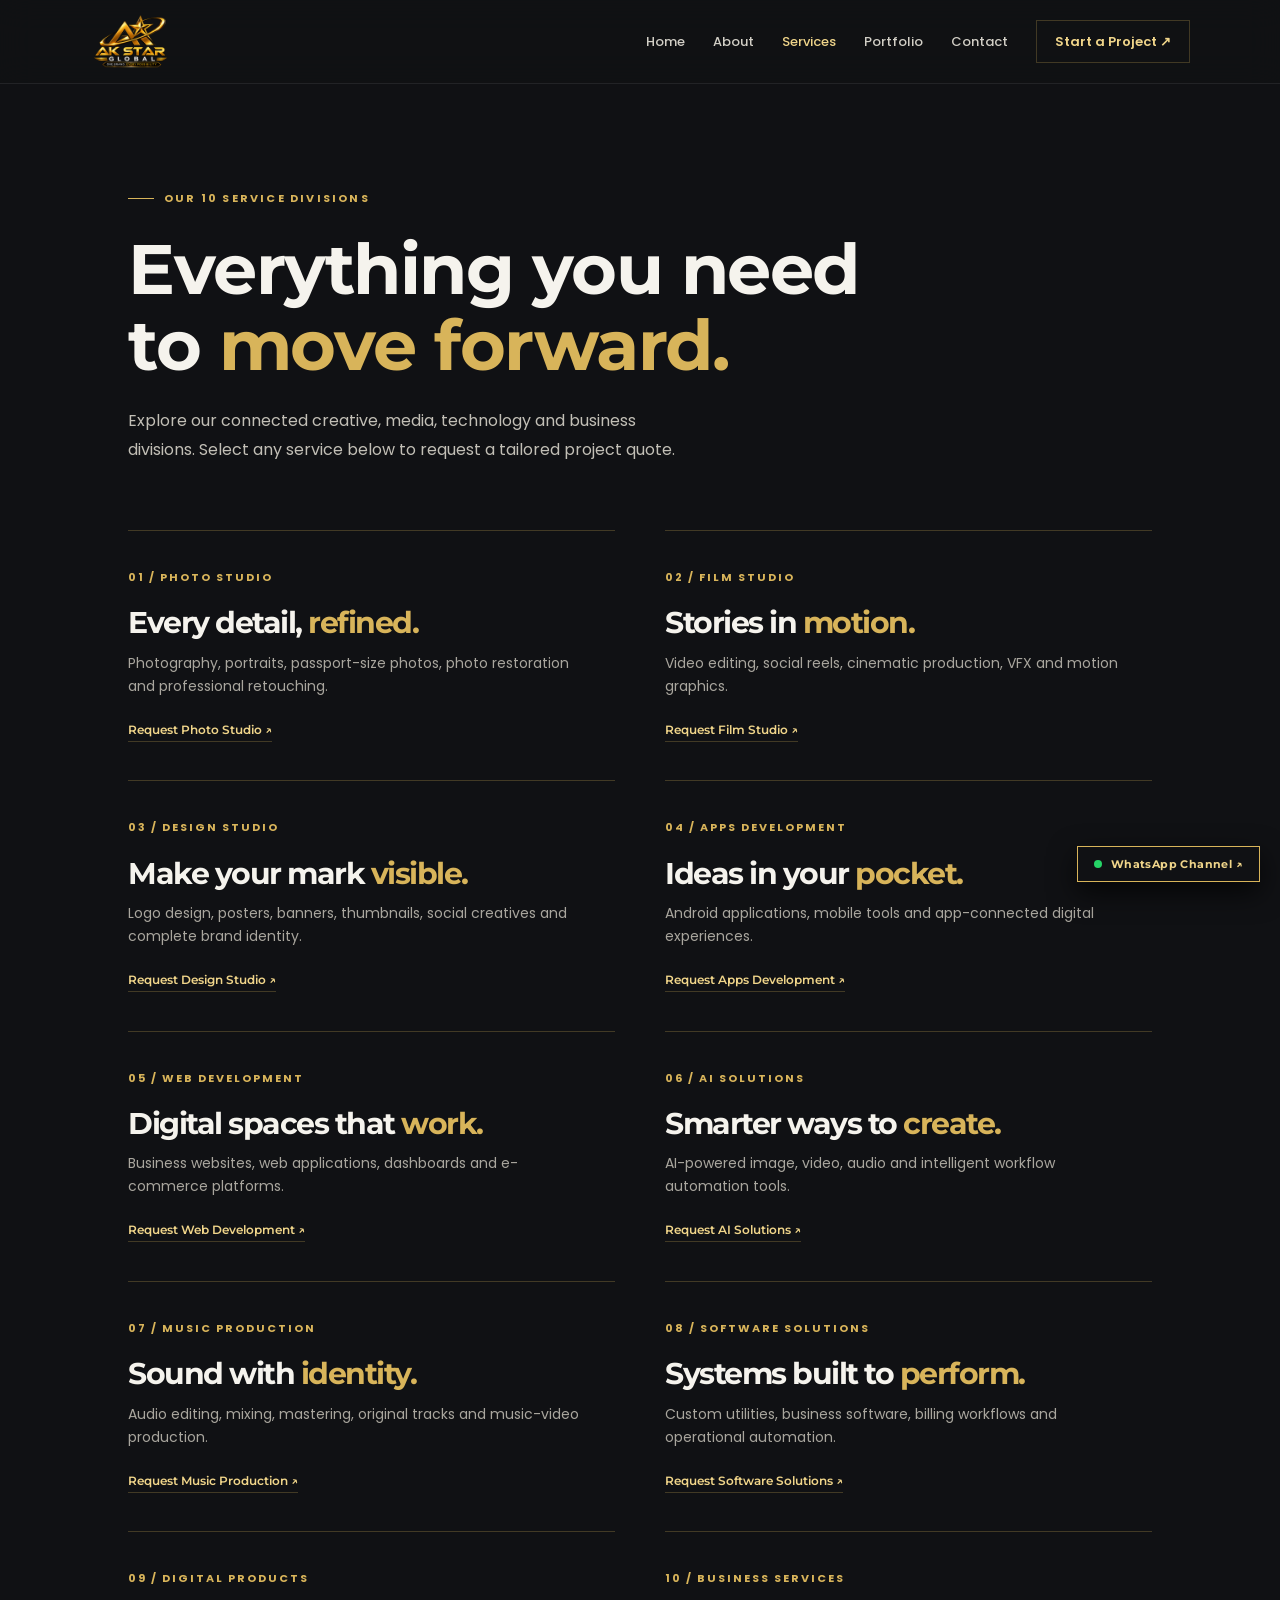
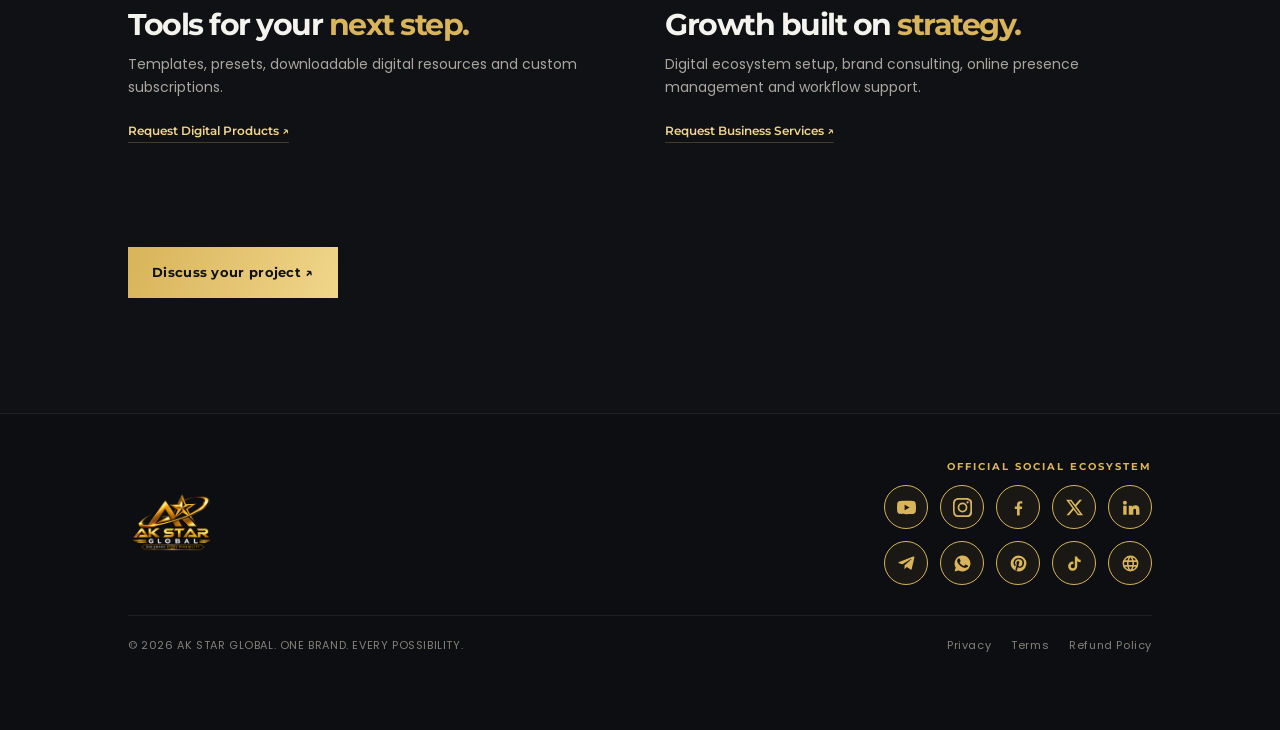
<file: services.html>
<!DOCTYPE html>
<html lang="en">
<head>
  <meta charset="UTF-8">
  <meta name="viewport" content="width=device-width, initial-scale=1.0">
  <meta name="description" content="Explore all 10 AK STAR GLOBAL divisions: Photo Studio, Film Studio, Design Studio, Apps & Web Development, AI Solutions, Music Production, Software Solutions, Digital Products & Business Services.">
  <meta property="og:type" content="website">
  <meta property="og:title" content="Services — AK STAR GLOBAL">
  <meta property="og:image" content="https://akstarglobal.vercel.app/LOGO.png">
  <title>Services — AK STAR GLOBAL</title>
  <link rel="icon" type="image/png" href="LOGO.png">
  <link rel="apple-touch-icon" href="LOGO.png">
  <link rel="preconnect" href="https://fonts.googleapis.com">
  <link rel="preconnect" href="https://fonts.gstatic.com" crossorigin>
  <link href="https://fonts.googleapis.com/css2?family=Montserrat:wght@600;700;800&family=Poppins:wght@400;500;600&display=swap" rel="stylesheet">
  <link rel="stylesheet" href="css/style.css">
</head>
<body>
<header class="site-header">
  <a class="brand" href="index.html" aria-label="AK STAR GLOBAL home">
    <img src="LOGO.png" alt="AK STAR GLOBAL" class="brand-logo">
  </a>
  <button class="menu-toggle" id="menuToggle" aria-label="Open menu">☰</button>
  <nav id="mainNav">
    <a href="index.html">Home</a>
    <a href="about.html">About</a>
    <a class="active" href="services.html">Services</a>
    <a href="portfolio.html">Portfolio</a>
    <a href="contact.html">Contact</a>
    <a class="nav-cta" href="contact.html">Start a Project ↗</a>
  </nav>
</header>
<main class="inner-page section-wrap">
  <div class="eyebrow"><i></i> OUR 10 SERVICE DIVISIONS</div>
  <h1>Everything you need<br>to <em>move forward.</em></h1>
  <p class="page-lead">Explore our connected creative, media, technology and business divisions. Select any service below to request a tailored project quote.</p>
  <div class="service-list">
    <article id="photo">
      <b>01 / PHOTO STUDIO</b>
      <h2>Every detail, <em>refined.</em></h2>
      <p>Photography, portraits, passport-size photos, photo restoration and professional retouching.</p>
      <a class="service-cta" href="contact.html?service=Photo%20Studio">Request Photo Studio ↗</a>
    </article>
    <article id="film">
      <b>02 / FILM STUDIO</b>
      <h2>Stories in <em>motion.</em></h2>
      <p>Video editing, social reels, cinematic production, VFX and motion graphics.</p>
      <a class="service-cta" href="contact.html?service=Film%20Studio">Request Film Studio ↗</a>
    </article>
    <article id="design">
      <b>03 / DESIGN STUDIO</b>
      <h2>Make your mark <em>visible.</em></h2>
      <p>Logo design, posters, banners, thumbnails, social creatives and complete brand identity.</p>
      <a class="service-cta" href="contact.html?service=Design%20Studio">Request Design Studio ↗</a>
    </article>
    <article id="apps">
      <b>04 / APPS DEVELOPMENT</b>
      <h2>Ideas in your <em>pocket.</em></h2>
      <p>Android applications, mobile tools and app-connected digital experiences.</p>
      <a class="service-cta" href="contact.html?service=Apps%20Development">Request Apps Development ↗</a>
    </article>
    <article id="web">
      <b>05 / WEB DEVELOPMENT</b>
      <h2>Digital spaces that <em>work.</em></h2>
      <p>Business websites, web applications, dashboards and e-commerce platforms.</p>
      <a class="service-cta" href="contact.html?service=Web%20Development">Request Web Development ↗</a>
    </article>
    <article id="ai">
      <b>06 / AI SOLUTIONS</b>
      <h2>Smarter ways to <em>create.</em></h2>
      <p>AI-powered image, video, audio and intelligent workflow automation tools.</p>
      <a class="service-cta" href="contact.html?service=AI%20Solutions">Request AI Solutions ↗</a>
    </article>
    <article id="music">
      <b>07 / MUSIC PRODUCTION</b>
      <h2>Sound with <em>identity.</em></h2>
      <p>Audio editing, mixing, mastering, original tracks and music-video production.</p>
      <a class="service-cta" href="contact.html?service=Music%20Production">Request Music Production ↗</a>
    </article>
    <article id="software">
      <b>08 / SOFTWARE SOLUTIONS</b>
      <h2>Systems built to <em>perform.</em></h2>
      <p>Custom utilities, business software, billing workflows and operational automation.</p>
      <a class="service-cta" href="contact.html?service=Software%20Solutions">Request Software Solutions ↗</a>
    </article>
    <article id="products">
      <b>09 / DIGITAL PRODUCTS</b>
      <h2>Tools for your <em>next step.</em></h2>
      <p>Templates, presets, downloadable digital resources and custom subscriptions.</p>
      <a class="service-cta" href="contact.html?service=Digital%20Products">Request Digital Products ↗</a>
    </article>
    <article id="business">
      <b>10 / BUSINESS SERVICES</b>
      <h2>Growth built on <em>strategy.</em></h2>
      <p>Digital ecosystem setup, brand consulting, online presence management and workflow support.</p>
      <a class="service-cta" href="contact.html?service=Business%20Services">Request Business Services ↗</a>
    </article>
  </div>
  <a class="btn btn-gold" href="contact.html">Discuss your project ↗</a>
</main>
<footer class="footer">
  <div class="footer-top">
    <a class="brand" href="index.html" aria-label="AK STAR GLOBAL home">
      <img src="LOGO.png" alt="AK STAR GLOBAL" class="footer-logo">
    </a>
    <div class="footer-social-box">
      <span class="footer-social-title">OFFICIAL SOCIAL ECOSYSTEM</span>
      <div data-social-circles></div>
    </div>
  </div>
  <div class="footer-bottom">
    <span>© <span id="year"></span> AK STAR GLOBAL. ONE BRAND. EVERY POSSIBILITY.</span>
    <div>
      <a href="privacy.html">Privacy</a>
      <a href="terms.html">Terms</a>
      <a href="refund.html">Refund Policy</a>
    </div>
  </div>
</footer>
<script type="module" src="js/app.js"></script>
</body>
</html>
</file>
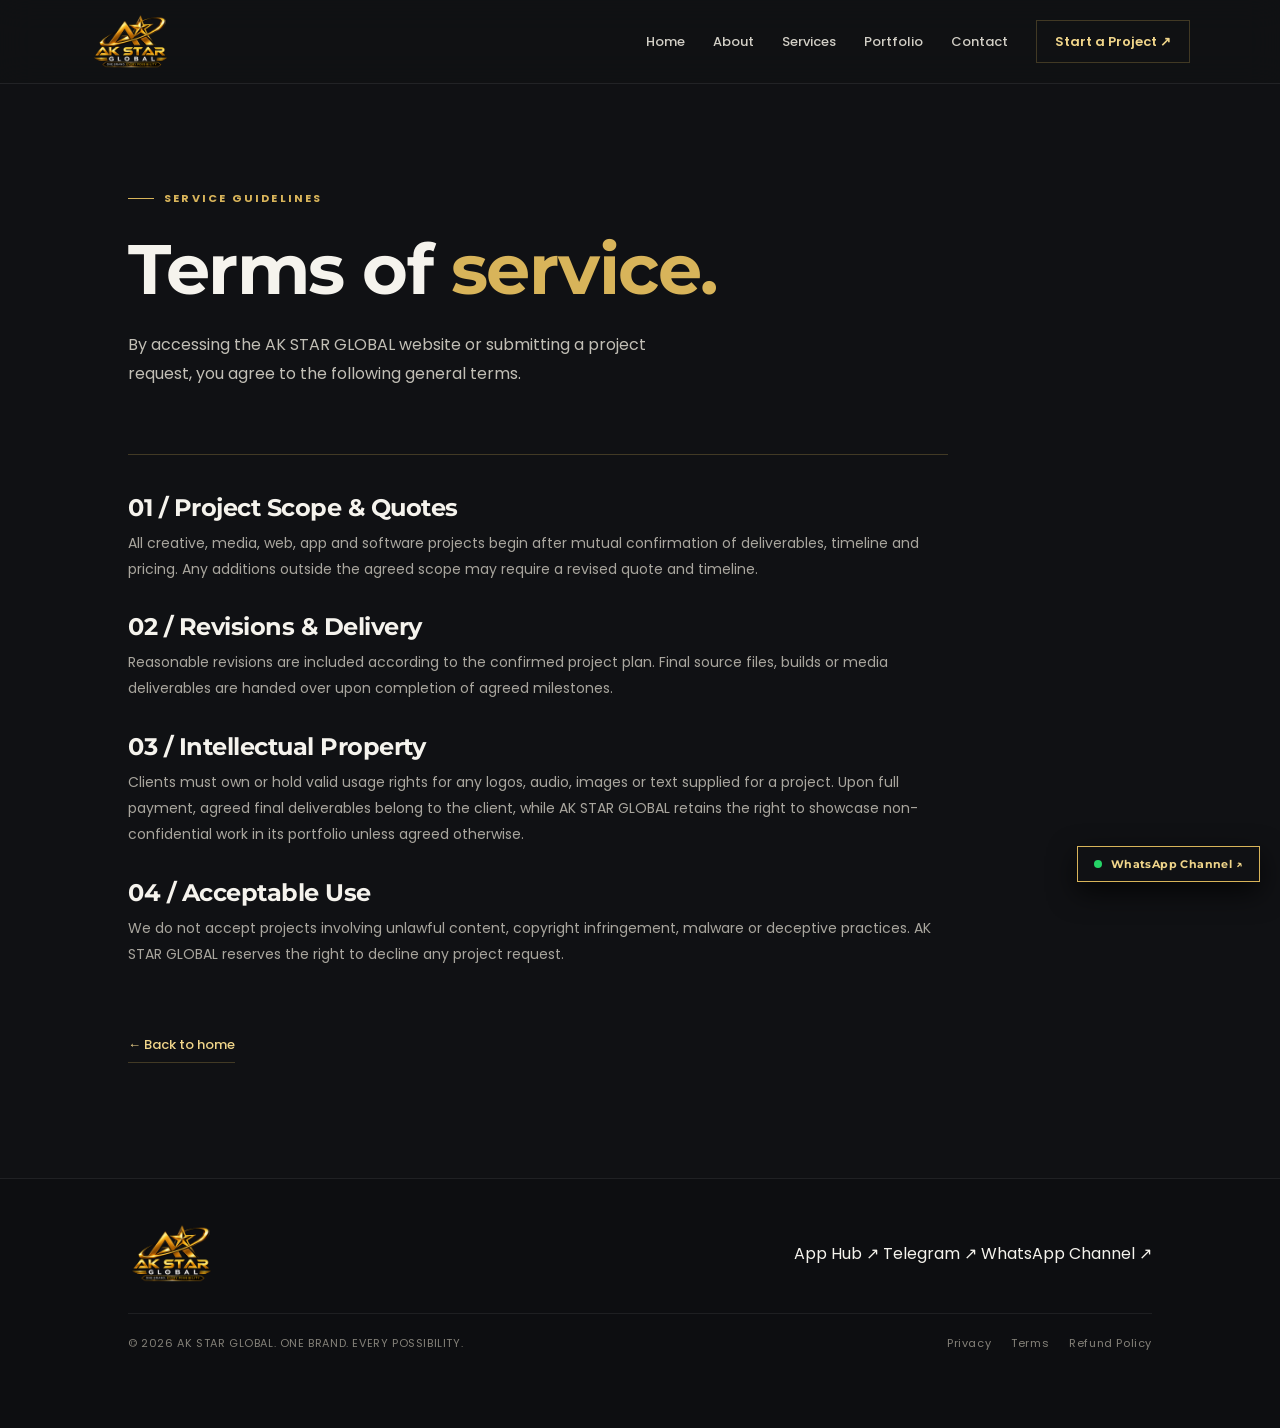
<file: terms.html>
<!DOCTYPE html>
<html lang="en">
<head>
  <meta charset="UTF-8">
  <meta name="viewport" content="width=device-width, initial-scale=1.0">
  <title>Terms of Service — AK STAR GLOBAL</title>
  <link rel="icon" type="image/png" href="LOGO.png">
  <link rel="apple-touch-icon" href="LOGO.png">
  <link rel="preconnect" href="https://fonts.googleapis.com">
  <link rel="preconnect" href="https://fonts.gstatic.com" crossorigin>
  <link href="https://fonts.googleapis.com/css2?family=Montserrat:wght@600;700;800&family=Poppins:wght@400;500;600&display=swap" rel="stylesheet">
  <link rel="stylesheet" href="css/style.css">
</head>
<body>
<header class="site-header">
  <a class="brand" href="index.html" aria-label="AK STAR GLOBAL home">
    <img src="LOGO.png" alt="AK STAR GLOBAL" class="brand-logo">
  </a>
  <button class="menu-toggle" id="menuToggle" aria-label="Open menu">☰</button>
  <nav id="mainNav">
    <a href="index.html">Home</a>
    <a href="about.html">About</a>
    <a href="services.html">Services</a>
    <a href="portfolio.html">Portfolio</a>
    <a href="contact.html">Contact</a>
    <a class="nav-cta" href="contact.html">Start a Project ↗</a>
  </nav>
</header>
<main class="inner-page section-wrap">
  <div class="eyebrow"><i></i> SERVICE GUIDELINES</div>
  <h1>Terms of <em>service.</em></h1>
  <p class="page-lead">By accessing the AK STAR GLOBAL website or submitting a project request, you agree to the following general terms.</p>
  <div class="legal-content">
    <section>
      <h2>01 / Project Scope &amp; Quotes</h2>
      <p>All creative, media, web, app and software projects begin after mutual confirmation of deliverables, timeline and pricing. Any additions outside the agreed scope may require a revised quote and timeline.</p>
    </section>
    <section>
      <h2>02 / Revisions &amp; Delivery</h2>
      <p>Reasonable revisions are included according to the confirmed project plan. Final source files, builds or media deliverables are handed over upon completion of agreed milestones.</p>
    </section>
    <section>
      <h2>03 / Intellectual Property</h2>
      <p>Clients must own or hold valid usage rights for any logos, audio, images or text supplied for a project. Upon full payment, agreed final deliverables belong to the client, while AK STAR GLOBAL retains the right to showcase non-confidential work in its portfolio unless agreed otherwise.</p>
    </section>
    <section>
      <h2>04 / Acceptable Use</h2>
      <p>We do not accept projects involving unlawful content, copyright infringement, malware or deceptive practices. AK STAR GLOBAL reserves the right to decline any project request.</p>
    </section>
  </div>
  <a class="under-link" href="index.html">← Back to home</a>
</main>
<footer class="footer">
  <div class="footer-top">
    <a class="brand" href="index.html" aria-label="AK STAR GLOBAL home">
      <img src="LOGO.png" alt="AK STAR GLOBAL" class="footer-logo">
    </a>
    <div class="social-row">
      <a class="social-pill" href="https://ak-star-store-app-hub-website.vercel.app/" target="_blank" rel="noopener noreferrer">App Hub ↗</a>
      <a class="social-pill" href="https://t.me/akstarmods" target="_blank" rel="noopener noreferrer">Telegram ↗</a>
      <a class="social-pill" href="https://whatsapp.com/channel/0029VbCWnLiK5cDFgzgPH017" target="_blank" rel="noopener noreferrer">WhatsApp Channel ↗</a>
    </div>
  </div>
  <div class="footer-bottom">
    <span>© <span id="year"></span> AK STAR GLOBAL. ONE BRAND. EVERY POSSIBILITY.</span>
    <div>
      <a href="privacy.html">Privacy</a>
      <a href="terms.html">Terms</a>
      <a href="refund.html">Refund Policy</a>
    </div>
  </div>
</footer>
<script type="module" src="js/app.js"></script>
</body>
</html>
</file>
<file: css/style.css>
:root {
  --bg: #101114;
  --panel: #1A1C21;
  --panel2: #15171C;
  --gold: #D8B45A;
  --gold2: #F0D58A;
  --text: #F5F3ED;
  --muted: #A9A69E;
  --line: rgba(216, 180, 90, 0.25);
  --font: 'Poppins', sans-serif;
  --display: 'Montserrat', sans-serif;
}

* {
  box-sizing: border-box;
}

html {
  scroll-behavior: smooth;
}

body {
  margin: 0;
  background: var(--bg);
  color: var(--text);
  font-family: var(--font);
  line-height: 1.65;
  overflow-x: hidden;
}

a {
  color: inherit;
  text-decoration: none;
}

.site-header {
  height: 84px;
  padding: 0 7vw;
  display: flex;
  align-items: center;
  justify-content: space-between;
  border-bottom: 1px solid rgba(255, 255, 255, 0.08);
  position: sticky;
  top: 0;
  background: rgba(16, 17, 20, 0.94);
  backdrop-filter: blur(16px);
  z-index: 50;
}

.brand {
  display: inline-flex;
  align-items: center;
  flex-shrink: 0;
}

.brand-logo {
  height: 54px;
  width: auto;
  max-width: 210px;
  object-fit: contain;
  display: block;
}

.footer-logo {
  height: 58px;
  width: auto;
  max-width: 220px;
  object-fit: contain;
  display: block;
}

nav {
  display: flex;
  align-items: center;
  gap: 28px;
}

nav a {
  font-size: 13px;
  font-weight: 500;
  color: #D2CFC6;
  transition: color 0.25s ease;
}

nav a:hover,
nav a.active {
  color: var(--gold2);
}

nav .nav-cta {
  border: 1px solid var(--line);
  padding: 10px 18px;
  color: var(--gold2);
  font-weight: 600;
  transition: background 0.25s ease, border-color 0.25s ease, transform 0.25s ease;
}

nav .nav-cta:hover {
  background: rgba(216, 180, 90, 0.12);
  border-color: var(--gold);
  transform: translateY(-1px);
}

.menu-toggle {
  display: none;
  background: none;
  border: 0;
  color: var(--gold);
  font-size: 26px;
  cursor: pointer;
  padding: 6px 8px;
  line-height: 1;
}

.section-wrap {
  padding-left: 10vw;
  padding-right: 10vw;
}

/* Hero Section & Entrance Animations */
.hero {
  min-height: 690px;
  display: grid;
  grid-template-columns: 1.05fr 0.95fr;
  align-items: center;
  position: relative;
  overflow: hidden;
  padding-top: 70px;
  padding-bottom: 95px;
}

.hero-copy {
  position: relative;
  z-index: 4;
}

.hero-copy .eyebrow {
  animation: heroFadeUp 0.7s cubic-bezier(0.16, 1, 0.3, 1) 0.05s both;
}

.hero-copy h1 {
  animation: heroFadeUp 0.8s cubic-bezier(0.16, 1, 0.3, 1) 0.15s both;
}

.hero-copy .hero-lead {
  animation: heroFadeUp 0.8s cubic-bezier(0.16, 1, 0.3, 1) 0.25s both;
}

.hero-copy .hero-actions {
  animation: heroFadeUp 0.8s cubic-bezier(0.16, 1, 0.3, 1) 0.35s both;
}

.hero-copy .hero-proof {
  animation: heroFadeUp 0.8s cubic-bezier(0.16, 1, 0.3, 1) 0.45s both;
}

.eyebrow,
.section-kicker {
  font-size: 11px;
  letter-spacing: 2.2px;
  color: var(--gold);
  font-weight: 700;
  text-transform: uppercase;
}

.eyebrow {
  display: flex;
  align-items: center;
  gap: 10px;
}

.eyebrow i {
  width: 26px;
  height: 1px;
  background: var(--gold);
  display: inline-block;
  flex-shrink: 0;
}

h1,
h2,
h3,
p {
  margin-top: 0;
}

h1,
h2 {
  font-family: var(--display);
  font-weight: 700;
  letter-spacing: -1.5px;
  line-height: 1.08;
}

h1 {
  font-size: clamp(42px, 5.5vw, 76px);
  margin: 24px 0;
}

h1 em,
h2 em,
.manifesto em {
  font-style: normal;
  color: var(--gold);
}

.hero-lead,
.page-lead {
  max-width: 570px;
  color: #C2BFB6;
  font-size: 16px;
  line-height: 1.8;
}

.hero-actions {
  display: flex;
  align-items: center;
  gap: 28px;
  margin-top: 34px;
}

.btn {
  display: inline-flex;
  align-items: center;
  justify-content: center;
  gap: 14px;
  padding: 15px 24px;
  font-family: var(--display);
  font-weight: 700;
  font-size: 13px;
  letter-spacing: 0.3px;
  border: 0;
  cursor: pointer;
  position: relative;
  overflow: hidden;
  transition: transform 0.25s ease, filter 0.25s ease, box-shadow 0.25s ease;
}

.btn-gold {
  background: linear-gradient(110deg, #D8B45A, #F0D58A);
  color: #101114;
}

.btn-gold::after {
  content: "";
  position: absolute;
  top: 0;
  left: -120%;
  width: 65%;
  height: 100%;
  background: linear-gradient(90deg, transparent, rgba(255, 255, 255, 0.45), transparent);
  transform: skewX(-22deg);
  transition: left 0.65s ease;
}

.btn-gold:hover::after {
  left: 140%;
}

.btn-gold:hover {
  filter: brightness(1.06);
  transform: translateY(-2px);
  box-shadow: 0 10px 26px rgba(216, 180, 90, 0.24);
}

.btn-outline {
  background: transparent;
  border: 1px solid var(--line);
  color: var(--gold2);
}

.btn-outline:hover {
  background: rgba(216, 180, 90, 0.1);
}

.btn-gold:disabled {
  opacity: 0.6;
  cursor: not-allowed;
  transform: none;
}

.text-link,
.under-link {
  font-size: 13px;
  font-weight: 500;
  color: var(--gold2);
  transition: color 0.2s ease, transform 0.2s ease;
}

.text-link:hover,
.under-link:hover {
  color: var(--gold);
}

.hero-proof {
  display: flex;
  gap: 40px;
  margin-top: 64px;
}

.hero-proof div {
  display: flex;
  gap: 12px;
  align-items: center;
}

.hero-proof strong {
  font: 700 24px var(--display);
  color: var(--gold);
}

.hero-proof span {
  font-size: 10px;
  color: var(--muted);
  line-height: 1.45;
}

/* AK GLOBAL Orbital Gyroscope Animation */
.hero-art {
  height: 470px;
  width: 100%;
  position: relative;
  display: grid;
  place-items: center;
  animation: heroFadeUp 1s cubic-bezier(0.16, 1, 0.3, 1) 0.2s both;
}

.hero-art::before {
  content: "";
  position: absolute;
  width: 340px;
  height: 340px;
  border-radius: 50%;
  background: radial-gradient(circle, rgba(216, 180, 90, 0.18), rgba(216, 180, 90, 0.03) 52%, transparent 72%);
  animation: ambientAura 5.5s ease-in-out infinite;
  pointer-events: none;
}

.orbit {
  position: absolute;
  border: 1px solid rgba(216, 180, 90, 0.38);
  border-radius: 50%;
  will-change: transform;
  pointer-events: none;
}

.orbit-one {
  width: 420px;
  height: 190px;
  box-shadow: 0 0 22px rgba(216, 180, 90, 0.08);
  animation: orbitSpinOne 18s linear infinite;
}

.orbit-two {
  width: 490px;
  height: 260px;
  border-color: rgba(240, 213, 138, 0.28);
  animation: orbitSpinTwo 24s linear infinite;
}

.orbit-three {
  width: 340px;
  height: 340px;
  border-style: dashed;
  border-color: rgba(216, 180, 90, 0.45);
  opacity: 0.65;
  animation: orbitSpinThree 32s linear infinite;
}

.core {
  width: 180px;
  height: 180px;
  border: 1px solid var(--gold);
  border-radius: 50%;
  display: flex;
  flex-direction: column;
  align-items: center;
  justify-content: center;
  background: radial-gradient(circle, #2C2517, #101114 72%);
  z-index: 2;
  animation: corePulse 4.5s ease-in-out infinite;
}

.core b {
  font: 800 56px var(--display);
  letter-spacing: -4px;
  line-height: 1;
  background: linear-gradient(180deg, #FFFFFF 25%, #F0D58A 100%);
  -webkit-background-clip: text;
  -webkit-text-fill-color: transparent;
}

.core small {
  color: var(--gold);
  letter-spacing: 5px;
  font-size: 9px;
  font-weight: 600;
  margin-top: 5px;
}

.core-star {
  color: var(--gold2);
  font-size: 16px;
  margin-bottom: 3px;
  display: inline-block;
  animation: starTwinkle 3.5s ease-in-out infinite;
}

.orbit-dot {
  position: absolute;
  top: 50%;
  left: 50%;
  width: 9px;
  height: 9px;
  margin: -4.5px 0 0 -4.5px;
  background: var(--gold2);
  border-radius: 50%;
  box-shadow: 0 0 14px 3px rgba(240, 213, 138, 0.75);
  will-change: transform;
  pointer-events: none;
  z-index: 3;
}

.dot-a {
  animation: particleOrbitA 12s linear infinite;
}

.dot-b {
  width: 7px;
  height: 7px;
  margin: -3.5px 0 0 -3.5px;
  background: var(--gold);
  animation: particleOrbitB 16s linear infinite;
}

.art-caption {
  position: absolute;
  bottom: 4px;
  left: 0;
  right: 0;
  text-align: center;
  font-size: 9px;
  letter-spacing: 2px;
  color: var(--gold);
  font-weight: 600;
  z-index: 3;
}

.art-caption span {
  color: var(--muted);
}

.hero-bottom {
  position: absolute;
  bottom: 28px;
  left: 10vw;
  right: 10vw;
  display: flex;
  justify-content: space-between;
  color: #848179;
  font-size: 9px;
  letter-spacing: 2px;
}

/* Scroll Reveal Utility */
.reveal {
  opacity: 0;
  transform: translateY(26px);
  transition: opacity 0.7s cubic-bezier(0.16, 1, 0.3, 1), transform 0.7s cubic-bezier(0.16, 1, 0.3, 1);
}

.reveal.is-visible {
  opacity: 1;
  transform: translateY(0);
}

.intro {
  padding-top: 115px;
  padding-bottom: 120px;
  display: grid;
  grid-template-columns: 0.7fr 1.3fr;
  gap: 60px;
  border-top: 1px solid rgba(255, 255, 255, 0.08);
}

h2 {
  font-size: clamp(32px, 4vw, 54px);
  margin: 15px 0 24px;
}

.intro p {
  max-width: 620px;
  color: var(--muted);
  line-height: 1.9;
}

.under-link {
  display: inline-block;
  margin-top: 17px;
  border-bottom: 1px solid var(--line);
  padding-bottom: 6px;
}

/* OUR SERVICES — 10 Golden Rounded-Square Cards (5x2 Brand Kit Style) */
.services-section {
  background: var(--panel);
  padding: 110px 0;
  border-top: 1px solid rgba(255, 255, 255, 0.06);
  border-bottom: 1px solid rgba(255, 255, 255, 0.06);
}

.section-heading {
  display: flex;
  align-items: flex-end;
  justify-content: space-between;
  margin-bottom: 42px;
}

.section-heading h2 {
  margin-bottom: 0;
}

.brand-services-grid {
  display: grid;
  grid-template-columns: repeat(5, 1fr);
  gap: 18px;
}

.brand-service-box {
  position: relative;
  background: linear-gradient(160deg, #15171C 0%, #0E0F12 100%);
  border: 1.5px solid rgba(216, 180, 90, 0.45);
  border-radius: 16px;
  padding: 28px 16px 24px;
  display: flex;
  flex-direction: column;
  align-items: center;
  justify-content: center;
  text-align: center;
  gap: 14px;
  min-height: 168px;
  box-shadow: inset 0 0 24px rgba(216, 180, 90, 0.04);
  transition: transform 0.3s ease, border-color 0.3s ease, box-shadow 0.3s ease, background 0.3s ease;
}

.brand-service-box:hover {
  transform: translateY(-5px);
  border-color: var(--gold2);
  background: linear-gradient(160deg, #211D14 0%, #121317 100%);
  box-shadow: 0 12px 28px rgba(0, 0, 0, 0.45), 0 0 20px rgba(216, 180, 90, 0.18);
}

.brand-service-icon {
  width: 48px;
  height: 48px;
  display: grid;
  place-items: center;
  color: var(--gold);
  transition: transform 0.3s ease, color 0.3s ease;
}

.brand-service-box:hover .brand-service-icon {
  transform: scale(1.1);
  color: var(--gold2);
}

.brand-service-icon svg {
  width: 38px;
  height: 38px;
  stroke: currentColor;
  fill: none;
  stroke-width: 1.8;
  stroke-linecap: round;
  stroke-linejoin: round;
}

.brand-service-box h3 {
  font: 600 14px/1.35 var(--display);
  color: var(--text);
  margin: 0;
  letter-spacing: -0.2px;
}

/* BRAND USAGE — 4 Official Logo Presentation Cards */
.brand-usage-section {
  padding-top: 110px;
  padding-bottom: 110px;
  border-bottom: 1px solid rgba(255, 255, 255, 0.08);
}

.brand-usage-grid {
  display: grid;
  grid-template-columns: repeat(2, 1fr);
  gap: 20px;
  margin-top: 40px;
}

.usage-card {
  position: relative;
  border-radius: 16px;
  padding: 36px 28px 28px;
  min-height: 205px;
  display: flex;
  flex-direction: column;
  align-items: center;
  justify-content: center;
  border: 1px solid var(--line);
  transition: transform 0.3s ease, box-shadow 0.3s ease;
}

.usage-card:hover {
  transform: translateY(-4px);
  box-shadow: 0 14px 32px rgba(0, 0, 0, 0.45);
}

.usage-card img {
  height: 92px;
  width: auto;
  max-width: 82%;
  object-fit: contain;
  display: block;
}

.usage-label {
  position: absolute;
  top: 14px;
  left: 18px;
  font: 700 9px var(--display);
  letter-spacing: 1.6px;
  text-transform: uppercase;
  opacity: 0.75;
}

.usage-dark-gold {
  background: radial-gradient(circle at center, #1B1914 0%, #0A0A0C 100%);
  border-color: rgba(216, 180, 90, 0.4);
  color: var(--gold2);
}

.usage-gold-black {
  background: linear-gradient(135deg, #C79B3B 0%, #F2D785 52%, #B8892A 100%);
  border-color: #F2D785;
  color: #101114;
}

.usage-gold-black img {
  filter: brightness(0);
}

.usage-dark-white {
  background: radial-gradient(circle at center, #181A1F 0%, #0A0A0C 100%);
  border-color: rgba(255, 255, 255, 0.2);
  color: #FFFFFF;
}

.usage-dark-white img {
  filter: brightness(0) invert(1);
}

.usage-white-black {
  background: #FFFFFF;
  border-color: #E5E2DC;
  color: #101114;
}

.usage-white-black img {
  filter: brightness(0);
}

/* Process Section */
.process-section {
  background: var(--panel);
  padding-top: 110px;
  padding-bottom: 110px;
  border-bottom: 1px solid rgba(255, 255, 255, 0.08);
}

.process-grid {
  display: grid;
  grid-template-columns: repeat(4, 1fr);
  gap: 22px;
  margin-top: 42px;
}

.process-step {
  position: relative;
  background: var(--bg);
  border: 1px solid var(--line);
  padding: 28px 24px;
  transition: transform 0.3s ease, border-color 0.3s ease;
}

.process-step::before,
.project-card::before {
  content: "";
  position: absolute;
  top: 0;
  left: 0;
  width: 0;
  height: 2px;
  background: linear-gradient(90deg, var(--gold), var(--gold2));
  transition: width 0.35s ease;
}

.process-step:hover::before,
.project-card:hover::before {
  width: 100%;
}

.process-step:hover {
  transform: translateY(-4px);
  border-color: var(--gold);
}

.process-step span {
  display: inline-block;
  font: 700 11px var(--display);
  letter-spacing: 2px;
  color: var(--gold);
  margin-bottom: 16px;
}

.process-step h3 {
  font: 700 18px var(--display);
  margin-bottom: 10px;
}

.process-step p {
  color: var(--muted);
  font-size: 13px;
  line-height: 1.75;
  margin: 0;
}

/* FAQ Accordion */
.faq-section {
  padding-top: 110px;
  padding-bottom: 110px;
  border-bottom: 1px solid rgba(255, 255, 255, 0.06);
}

.faq-list {
  display: grid;
  gap: 14px;
  max-width: 880px;
  margin-top: 38px;
}

.faq-item {
  background: var(--panel);
  border: 1px solid var(--line);
  transition: border-color 0.25s ease;
}

.faq-item.open,
.faq-item:hover {
  border-color: var(--gold);
}

.faq-question {
  width: 100%;
  background: none;
  border: 0;
  color: var(--text);
  font: 600 15px var(--display);
  text-align: left;
  padding: 20px 24px;
  display: flex;
  justify-content: space-between;
  align-items: center;
  gap: 18px;
  cursor: pointer;
}

.faq-question:hover {
  color: var(--gold2);
}

.faq-icon {
  color: var(--gold);
  font-size: 20px;
  line-height: 1;
  transition: transform 0.25s ease;
}

.faq-item.open .faq-icon {
  transform: rotate(45deg);
}

.faq-answer {
  display: none;
  padding: 0 24px 22px;
  color: var(--muted);
  font-size: 14px;
  line-height: 1.8;
}

.faq-item.open .faq-answer {
  display: block;
}

.manifesto {
  padding-top: 115px;
  padding-bottom: 115px;
}

.manifesto p {
  font: 700 clamp(38px, 5.5vw, 72px)/1.12 var(--display);
  letter-spacing: -2px;
  margin: 30px 0;
}

.manifesto-foot {
  font-size: 10px;
  letter-spacing: 2px;
  color: var(--muted);
  font-weight: 600;
}

.cta-wrap {
  padding-bottom: 100px;
}

.cta-band {
  padding: 58px 52px;
  background: linear-gradient(110deg, var(--panel), #131418);
  border: 1px solid var(--line);
  display: flex;
  justify-content: space-between;
  align-items: center;
  gap: 30px;
}

.cta-band h2 {
  margin: 12px 0;
  font-size: clamp(32px, 3.6vw, 44px);
}

.cta-band p {
  color: var(--muted);
  font-size: 14px;
  margin: 0;
}

/* Circular Golden Social Media Icons Grid */
.social-circles-grid {
  display: grid;
  grid-template-columns: repeat(5, 44px);
  gap: 12px;
}

.social-circles-flex {
  display: flex;
  flex-wrap: wrap;
  gap: 12px;
}

.social-circle {
  width: 44px;
  height: 44px;
  border-radius: 50%;
  border: 1.5px solid var(--gold);
  background: rgba(216, 180, 90, 0.06);
  color: var(--gold);
  display: grid;
  place-items: center;
  transition: transform 0.25s ease, background 0.25s ease, color 0.25s ease, box-shadow 0.25s ease;
}

.social-circle:hover {
  background: var(--gold);
  color: #101114;
  transform: translateY(-3px) scale(1.06);
  box-shadow: 0 6px 18px rgba(216, 180, 90, 0.35);
}

.social-circle svg {
  width: 19px;
  height: 19px;
  fill: currentColor;
}

.footer {
  padding: 46px 10vw 76px;
  border-top: 1px solid rgba(255, 255, 255, 0.08);
  background: #0D0E11;
}

.footer-top {
  display: flex;
  align-items: center;
  justify-content: space-between;
  padding-bottom: 30px;
  gap: 24px;
  flex-wrap: wrap;
}

.footer-social-box {
  display: flex;
  flex-direction: column;
  align-items: flex-end;
  gap: 12px;
}

.footer-social-title {
  font: 700 10px var(--display);
  letter-spacing: 2px;
  color: var(--gold);
  text-transform: uppercase;
}

.footer-bottom {
  display: flex;
  justify-content: space-between;
  gap: 20px;
  align-items: center;
  border-top: 1px solid rgba(255, 255, 255, 0.07);
  padding-top: 20px;
  color: #848179;
  font-size: 11px;
  letter-spacing: 0.6px;
  flex-wrap: wrap;
}

.footer-bottom div {
  display: flex;
  gap: 20px;
  flex-wrap: wrap;
}

.footer-bottom a:hover {
  color: var(--gold2);
}

.inner-page {
  padding-top: 105px;
  padding-bottom: 115px;
  min-height: 75vh;
}

.inner-page h1 {
  max-width: 900px;
}

.page-lead {
  font-size: 16px;
  margin-bottom: 65px;
}

.inner-split,
.contact-layout {
  display: grid;
  grid-template-columns: 1fr 1fr;
  gap: 70px;
  padding: 55px 0;
  border-top: 1px solid var(--line);
}

.inner-split p,
.contact-layout p {
  color: var(--muted);
  line-height: 1.9;
}

.value-grid {
  display: grid;
  grid-template-columns: repeat(3, 1fr);
  gap: 24px;
  margin: 45px 0 55px;
}

.value-grid article {
  border-top: 1px solid var(--line);
  padding: 24px 12px;
  background: rgba(26, 28, 33, 0.45);
  transition: transform 0.25s ease;
}

.value-grid article:hover {
  transform: translateY(-3px);
}

.value-grid b,
.service-list article > b {
  color: var(--gold);
  font-size: 11px;
  letter-spacing: 2px;
}

.value-grid h3 {
  font: 700 18px var(--display);
  margin: 18px 0 10px;
}

.value-grid p {
  color: var(--muted);
  font-size: 13px;
}

.service-list {
  display: grid;
  grid-template-columns: 1fr 1fr;
  gap: 0 50px;
  margin-bottom: 65px;
}

.service-list article {
  border-top: 1px solid var(--line);
  padding: 32px 0 38px;
}

.service-list h2 {
  font-size: 30px;
  margin: 18px 0 12px;
}

.service-list p {
  color: var(--muted);
  font-size: 14px;
  max-width: 460px;
}

.service-cta {
  display: inline-block;
  margin-top: 10px;
  font: 600 12px var(--display);
  color: var(--gold2);
  border-bottom: 1px solid var(--line);
  padding-bottom: 4px;
}

.service-cta:hover {
  color: var(--gold);
}

/* Portfolio Filters & Showcase Cards */
.filter-bar {
  display: flex;
  flex-wrap: wrap;
  gap: 10px;
  margin-bottom: 32px;
}

.filter-btn {
  background: var(--panel);
  border: 1px solid var(--line);
  color: var(--muted);
  padding: 10px 18px;
  font: 600 12px var(--display);
  cursor: pointer;
  transition: 0.2s;
}

.filter-btn:hover,
.filter-btn.active {
  background: var(--gold);
  color: #101114;
  border-color: var(--gold);
}

.portfolio-grid {
  display: grid;
  grid-template-columns: repeat(3, 1fr);
  gap: 22px;
  margin-bottom: 36px;
}

.project-card {
  position: relative;
  background: var(--panel);
  border: 1px solid var(--line);
  padding: 28px;
  display: flex;
  flex-direction: column;
  justify-content: space-between;
  min-height: 290px;
  transition: transform 0.3s ease, border-color 0.3s ease;
}

.project-card:hover {
  transform: translateY(-4px);
  border-color: var(--gold);
}

.project-card.hidden {
  display: none;
}

.project-tag {
  font-size: 10px;
  color: var(--gold);
  letter-spacing: 2px;
  font-weight: 700;
  text-transform: uppercase;
  margin-bottom: 14px;
  display: block;
}

.project-card h3 {
  font: 700 22px var(--display);
  margin-bottom: 12px;
}

.project-card p {
  color: var(--muted);
  font-size: 13px;
  line-height: 1.75;
  margin-bottom: 22px;
}

.project-link {
  font: 600 12px var(--display);
  color: var(--gold2);
  display: inline-flex;
  align-items: center;
  gap: 6px;
}

.project-link:hover {
  color: var(--gold);
}

.contact-layout {
  padding-top: 50px;
}

.contact-layout h2 {
  margin-top: 20px;
}

.contact-channels {
  display: grid;
  gap: 12px;
  margin-top: 28px;
}

.channel-card {
  border: 1px solid var(--line);
  background: var(--panel);
  padding: 16px 18px;
  display: flex;
  justify-content: space-between;
  align-items: center;
  transition: 0.25s;
}

.channel-card:hover {
  border-color: var(--gold);
  background: #222019;
  transform: translateX(4px);
}

.channel-card strong {
  display: block;
  font: 700 13px var(--display);
  color: var(--text);
}

.channel-card span {
  font-size: 12px;
  color: var(--muted);
}

.channel-card i {
  font-style: normal;
  color: var(--gold);
  font-weight: 700;
}

.contact-form {
  display: grid;
  gap: 18px;
}

.contact-form label {
  font-size: 12px;
  font-weight: 500;
  color: #D2CFC6;
  display: grid;
  gap: 8px;
}

.contact-form input,
.contact-form select,
.contact-form textarea {
  width: 100%;
  background: var(--panel);
  border: 1px solid #35373F;
  padding: 14px;
  color: var(--text);
  font: 14px var(--font);
  outline: none;
  border-radius: 0;
  transition: border-color 0.2s ease;
}

.contact-form input:focus,
.contact-form select:focus,
.contact-form textarea:focus {
  border-color: var(--gold);
}

.form-status {
  min-height: 18px;
  margin: 0;
  font-size: 12px;
  font-weight: 500;
  color: var(--muted);
}

.form-status[data-state="success"] {
  color: var(--gold2);
}

.form-status[data-state="error"] {
  color: #F28B82;
}

.contact-form .btn {
  justify-self: start;
}

.legal-content {
  border-top: 1px solid var(--line);
  padding-top: 40px;
  display: grid;
  gap: 32px;
  max-width: 820px;
  margin-bottom: 50px;
}

.legal-content h2 {
  font-size: 24px;
  margin: 0 0 10px;
  letter-spacing: -0.5px;
}

.legal-content p {
  color: var(--muted);
  font-size: 14px;
  line-height: 1.85;
  margin: 0;
}

/* Floating WhatsApp Connect Button */
.whatsapp-float {
  position: fixed;
  right: 20px;
  bottom: 18px;
  z-index: 60;
  background: #101114;
  border: 1px solid var(--gold);
  color: var(--gold2);
  padding: 10px 16px;
  display: inline-flex;
  align-items: center;
  gap: 9px;
  font: 700 11px var(--display);
  letter-spacing: 0.4px;
  box-shadow: 0 10px 28px rgba(0, 0, 0, 0.7);
  transition: 0.25s;
}

.whatsapp-float:hover {
  background: var(--gold);
  color: #101114;
  transform: translateY(-2px);
}

.whatsapp-dot {
  width: 8px;
  height: 8px;
  border-radius: 50%;
  background: #25D366;
  display: inline-block;
  animation: dotPulse 2.2s infinite;
}

/* Admin Panel & Control Switches */
.admin-box {
  max-width: 440px;
  margin: 40px auto;
  background: var(--panel);
  border: 1px solid var(--line);
  padding: 36px 32px;
}

.admin-tabs {
  display: flex;
  flex-wrap: wrap;
  gap: 10px;
  margin-bottom: 28px;
  border-bottom: 1px solid var(--line);
  padding-bottom: 16px;
}

.admin-list {
  display: grid;
  gap: 16px;
}

.admin-card {
  background: var(--panel);
  border: 1px solid var(--line);
  padding: 22px;
  display: grid;
  gap: 10px;
}

.admin-card-head {
  display: flex;
  justify-content: space-between;
  align-items: flex-start;
  gap: 16px;
  flex-wrap: wrap;
}

.badge {
  display: inline-block;
  padding: 4px 10px;
  font-size: 10px;
  font-weight: 700;
  letter-spacing: 1px;
  text-transform: uppercase;
  border: 1px solid var(--line);
  color: var(--gold2);
}

.admin-actions {
  display: flex;
  flex-wrap: wrap;
  gap: 10px;
  align-items: center;
  margin-top: 8px;
}

.admin-select {
  background: var(--bg);
  color: var(--text);
  border: 1px solid var(--line);
  padding: 8px 12px;
  font: 12px var(--font);
}

.btn-danger {
  background: transparent;
  border: 1px solid rgba(242, 139, 130, 0.4);
  color: #F28B82;
  padding: 8px 14px;
  font: 600 12px var(--display);
  cursor: pointer;
}

.btn-danger:hover {
  background: rgba(242, 139, 130, 0.12);
}

.control-grid {
  display: grid;
  gap: 12px;
  margin-bottom: 18px;
}

.control-grid.two-col {
  grid-template-columns: repeat(2, 1fr);
}

.social-control-item {
  background: var(--bg);
  border: 1px solid var(--line);
  padding: 14px 16px;
  display: grid;
  gap: 10px;
}

.toggle-row {
  display: flex;
  justify-content: space-between;
  align-items: center;
  gap: 16px;
  background: var(--bg);
  border: 1px solid var(--line);
  padding: 13px 16px;
}

.social-control-item .toggle-row {
  border: 0;
  padding: 0;
  background: transparent;
}

.toggle-row strong {
  display: block;
  font: 600 13px var(--display);
  color: var(--text);
}

.toggle-row span {
  display: block;
  font-size: 11px;
  color: var(--muted);
}

.switch {
  position: relative;
  display: inline-block;
  width: 44px;
  height: 24px;
  flex-shrink: 0;
}

.switch input {
  opacity: 0;
  width: 0;
  height: 0;
}

.slider {
  position: absolute;
  cursor: pointer;
  inset: 0;
  background: #2C2F38;
  border: 1px solid #454954;
  transition: 0.25s;
  border-radius: 24px;
}

.slider::before {
  position: absolute;
  content: "";
  height: 16px;
  width: 16px;
  left: 3px;
  bottom: 3px;
  background: #A9A69E;
  transition: 0.25s;
  border-radius: 50%;
}

.switch input:checked + .slider {
  background: rgba(216, 180, 90, 0.25);
  border-color: var(--gold);
}

.switch input:checked + .slider::before {
  transform: translateX(20px);
  background: var(--gold2);
}

/* Keyframes */
@keyframes heroFadeUp {
  from {
    opacity: 0;
    transform: translateY(24px);
  }
  to {
    opacity: 1;
    transform: translateY(0);
  }
}

@keyframes orbitSpinOne {
  0% { transform: rotate(-28deg) scale(1); }
  50% { transform: rotate(152deg) scale(1.03); }
  100% { transform: rotate(332deg) scale(1); }
}

@keyframes orbitSpinTwo {
  0% { transform: rotate(37deg) scale(1); }
  50% { transform: rotate(-143deg) scale(0.97); }
  100% { transform: rotate(-323deg) scale(1); }
}

@keyframes orbitSpinThree {
  from { transform: rotate(0deg); }
  to { transform: rotate(360deg); }
}

@keyframes corePulse {
  0%, 100% {
    transform: scale(1);
    box-shadow: 0 0 65px rgba(216, 180, 90, 0.16), inset 0 0 30px rgba(216, 180, 90, 0.08);
  }
  50% {
    transform: scale(1.035);
    box-shadow: 0 0 95px rgba(216, 180, 90, 0.32), inset 0 0 42px rgba(216, 180, 90, 0.16);
  }
}

@keyframes ambientAura {
  0%, 100% { transform: scale(0.95); opacity: 0.7; }
  50% { transform: scale(1.1); opacity: 1; }
}

@keyframes starTwinkle {
  0%, 100% { transform: scale(1) rotate(0deg); opacity: 0.85; }
  50% { transform: scale(1.25) rotate(90deg); opacity: 1; }
}

@keyframes particleOrbitA {
  from { transform: rotate(0deg) translateX(170px) rotate(0deg); }
  to { transform: rotate(360deg) translateX(170px) rotate(-360deg); }
}

@keyframes particleOrbitB {
  from { transform: rotate(180deg) translateX(205px) rotate(-180deg); }
  to { transform: rotate(-180deg) translateX(205px) rotate(180deg); }
}

@keyframes particleOrbitAMobile {
  from { transform: rotate(0deg) translateX(112px) rotate(0deg); }
  to { transform: rotate(360deg) translateX(112px) rotate(-360deg); }
}

@keyframes particleOrbitBMobile {
  from { transform: rotate(180deg) translateX(136px) rotate(-180deg); }
  to { transform: rotate(-180deg) translateX(136px) rotate(180deg); }
}

@keyframes dotPulse {
  0%, 100% { box-shadow: 0 0 0 0 rgba(37, 211, 102, 0.6); }
  70% { box-shadow: 0 0 0 8px rgba(37, 211, 102, 0); }
}

@media (prefers-reduced-motion: reduce) {
  .orbit-one, .orbit-two, .orbit-three, .core, .core-star, .orbit-dot, .hero-art::before {
    animation: none !important;
  }
  .reveal {
    opacity: 1;
    transform: none;
  }
}

/* Tablet & Medium Screens */
@media (max-width: 1050px) {
  .brand-services-grid {
    grid-template-columns: repeat(3, 1fr);
  }
}

@media (max-width: 900px) {
  .site-header {
    padding: 0 6vw;
  }

  .menu-toggle {
    display: block;
  }

  nav {
    display: none;
    position: absolute;
    top: 84px;
    left: 0;
    right: 0;
    background: #101114;
    padding: 25px 7vw;
    flex-direction: column;
    align-items: stretch;
    gap: 18px;
    border-bottom: 1px solid var(--line);
    max-height: calc(100vh - 84px);
    overflow-y: auto;
  }

  nav.open {
    display: flex;
  }

  .section-wrap {
    padding-left: 7vw;
    padding-right: 7vw;
  }

  .hero {
    grid-template-columns: 1fr;
    padding-top: 42px;
    padding-bottom: 65px;
    min-height: auto;
    gap: 24px;
  }

  .hero-art {
    height: 390px;
    grid-row: 1;
    margin: 0 auto;
  }

  .hero-copy {
    grid-row: 2;
  }

  .hero-bottom {
    position: static;
    margin-top: 40px;
    padding-top: 18px;
    border-top: 1px solid rgba(255, 255, 255, 0.06);
  }

  .intro,
  .inner-split,
  .contact-layout,
  .value-grid {
    grid-template-columns: 1fr;
    gap: 28px;
  }

  .process-grid,
  .portfolio-grid {
    grid-template-columns: repeat(2, 1fr);
  }

  .cta-band {
    padding: 42px 34px;
    gap: 25px;
  }

  .footer {
    padding-left: 7vw;
    padding-right: 7vw;
  }

  .footer-social-box {
    align-items: flex-start;
  }
}

/* Mobile Phones (All Standard Sizes: 360px - 600px) */
@media (max-width: 600px) {
  .site-header {
    height: 68px;
    padding: 0 5vw;
  }

  nav {
    top: 68px;
    padding: 22px 6vw;
    max-height: calc(100vh - 68px);
  }

  .section-wrap {
    padding-left: 6vw;
    padding-right: 6vw;
  }

  .brand-logo {
    height: 40px;
    max-width: 160px;
  }

  .footer-logo {
    height: 46px;
    max-width: 185px;
  }

  .hero {
    padding-top: 22px;
    padding-bottom: 52px;
    gap: 18px;
  }

  /* Clean Mobile-Proportioned Orbital Ring (Zero Overlap) */
  .hero-art {
    height: 300px;
    width: 100%;
    margin: 0 0 6px 0;
    transform: none;
  }

  .hero-art::before {
    width: 220px;
    height: 220px;
  }

  .orbit-one {
    width: 280px;
    height: 128px;
  }

  .orbit-two {
    width: 320px;
    height: 170px;
  }

  .orbit-three {
    width: 225px;
    height: 225px;
  }

  .core {
    width: 126px;
    height: 126px;
  }

  .core b {
    font-size: 40px;
    letter-spacing: -3px;
  }

  .core small {
    font-size: 7.5px;
    letter-spacing: 3.5px;
    margin-top: 4px;
  }

  .core-star {
    font-size: 13px;
  }

  .dot-a {
    width: 7px;
    height: 7px;
    margin: -3.5px 0 0 -3.5px;
    animation: particleOrbitAMobile 12s linear infinite;
  }

  .dot-b {
    width: 6px;
    height: 6px;
    margin: -3px 0 0 -3px;
    animation: particleOrbitBMobile 16s linear infinite;
  }

  .art-caption {
    bottom: 2px;
    font-size: 8px;
    letter-spacing: 1.4px;
  }

  .eyebrow {
    font-size: 9.5px;
    letter-spacing: 1.6px;
    line-height: 1.5;
  }

  .eyebrow i {
    width: 18px;
  }

  .hero-copy h1 {
    font-size: clamp(36px, 10.2vw, 46px);
    margin: 14px 0 16px;
    letter-spacing: -1.2px;
  }

  .hero-lead {
    font-size: 14px;
    line-height: 1.72;
  }

  .hero-actions {
    align-items: stretch;
    flex-direction: column;
    gap: 16px;
    margin-top: 24px;
  }

  .hero-actions .btn {
    width: 100%;
  }

  .hero-actions .text-link {
    align-self: flex-start;
  }

  .hero-proof {
    gap: 16px 24px;
    margin-top: 36px;
    flex-wrap: wrap;
  }

  .hero-proof strong {
    font-size: 20px;
  }

  .hero-bottom {
    margin-top: 32px;
    flex-direction: column;
    gap: 6px;
    font-size: 8px;
    letter-spacing: 1.3px;
  }

  .intro,
  .services-section,
  .brand-usage-section,
  .process-section,
  .faq-section,
  .manifesto {
    padding-top: 72px;
    padding-bottom: 72px;
  }

  .section-heading {
    align-items: flex-start;
    flex-direction: column;
    gap: 16px;
  }

  .brand-services-grid {
    grid-template-columns: repeat(2, 1fr);
    gap: 12px;
  }

  .brand-service-box {
    min-height: 142px;
    padding: 20px 12px 18px;
  }

  .brand-usage-grid,
  .process-grid,
  .portfolio-grid,
  .service-list,
  .control-grid.two-col {
    grid-template-columns: 1fr;
  }

  .usage-card {
    min-height: 165px;
    padding: 36px 20px 22px;
  }

  .usage-card img {
    height: 70px;
  }

  .manifesto p {
    font-size: 38px;
  }

  .cta-wrap {
    padding-bottom: 65px;
  }

  .cta-band {
    flex-direction: column;
    align-items: flex-start;
    padding: 30px 24px;
  }

  .cta-band h2 {
    font-size: 32px;
  }

  .social-circles-grid {
    grid-template-columns: repeat(5, 40px);
    gap: 10px;
  }

  .social-circle {
    width: 40px;
    height: 40px;
  }

  .footer {
    padding-left: 6vw;
    padding-right: 6vw;
    padding-bottom: 86px;
  }

  .footer-top {
    align-items: flex-start;
    flex-direction: column;
    gap: 18px;
  }

  .footer-bottom {
    flex-direction: column;
    align-items: flex-start;
  }

  .inner-page {
    padding-top: 68px;
    padding-bottom: 75px;
  }

  .inner-page h1 {
    font-size: 38px;
  }

  .page-lead {
    font-size: 14px;
    margin-bottom: 42px;
  }

  .service-list h2 {
    font-size: 26px;
  }

  .contact-form input,
  .contact-form select,
  .contact-form textarea {
    font-size: 16px;
  }

  .admin-box {
    margin: 20px auto;
    padding: 26px 20px;
  }

  .admin-tab-panel div[style*="grid-template-columns"] {
    grid-template-columns: 1fr !important;
  }

  .whatsapp-float {
    right: 12px;
    bottom: 12px;
    padding: 9px 13px;
    font-size: 11px;
  }
}

/* Compact 360px Phones */
@media (max-width: 375px) {
  .hero-art {
    height: 270px;
  }

  .orbit-one {
    width: 245px;
    height: 112px;
  }

  .orbit-two {
    width: 280px;
    height: 148px;
  }

  .orbit-three {
    width: 196px;
    height: 196px;
  }

  .core {
    width: 112px;
    height: 112px;
  }

  .core b {
    font-size: 35px;
  }

  .art-caption {
    font-size: 7.5px;
    letter-spacing: 1px;
  }

  .brand-service-box {
    padding: 18px 10px 16px;
    min-height: 132px;
  }

  .brand-service-box h3 {
    font-size: 12.5px;
  }
}
</file>
